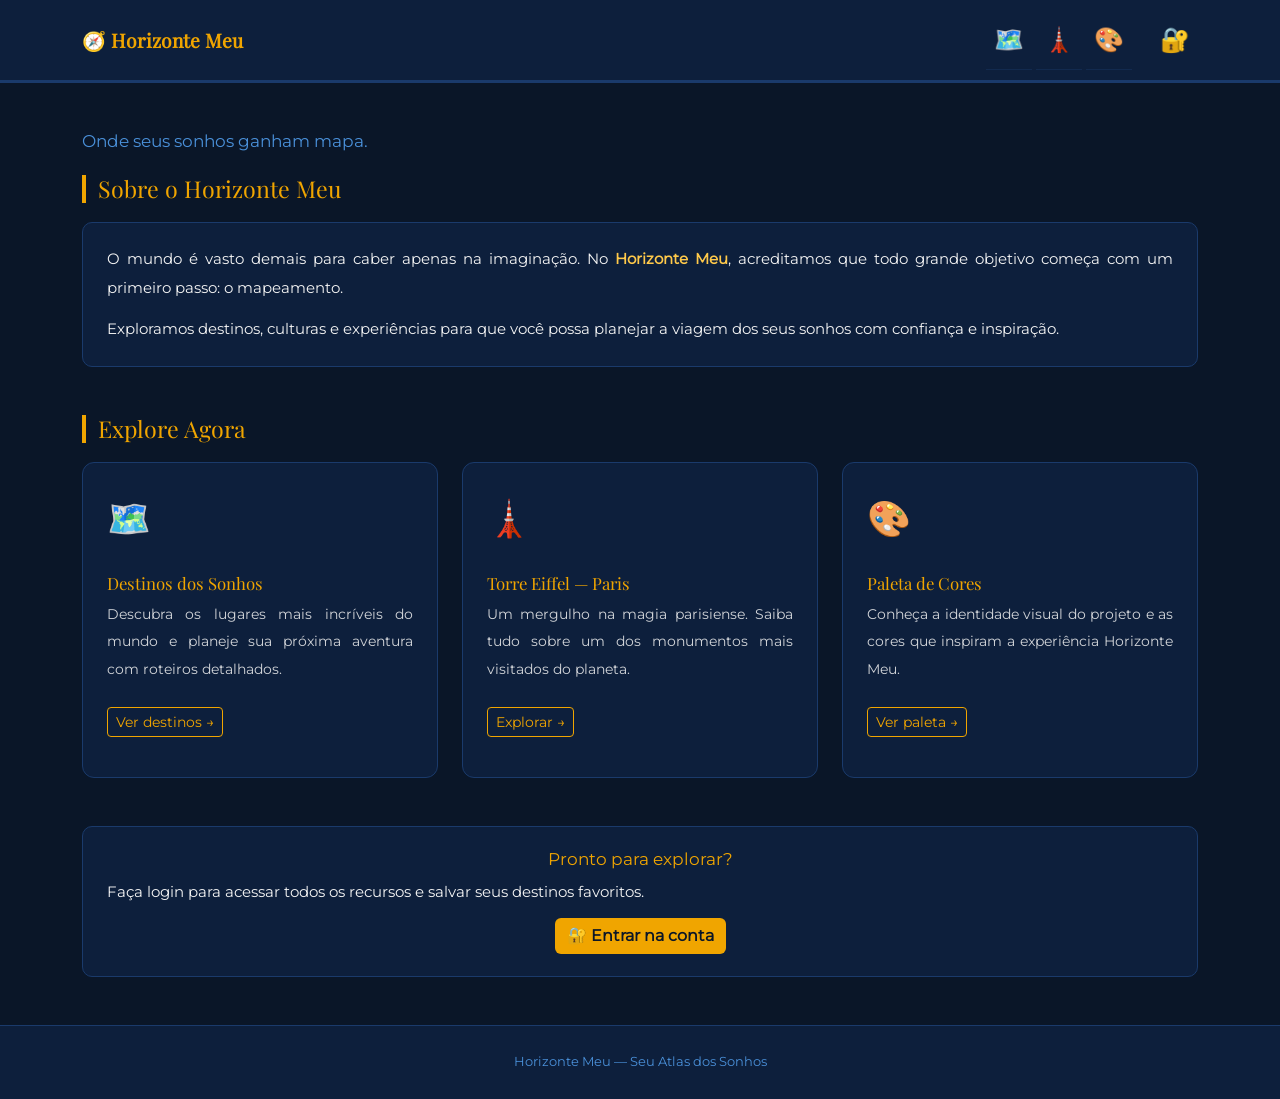
<file: index.html>
<!DOCTYPE html>
<html lang="pt-br">
<head>
    <meta charset="UTF-8">
    <meta name="viewport" content="width=device-width, initial-scale=1.0">
    <title>Horizonte Meu</title>

    <!--Adicionando o favicon -->
    <link rel="shortcut icon" href="infraestructure/assets/images/favicon.ico" 
    type="images/x-icon">

    <!-- Bootstrap 5 CDN -->
    <link href="https://cdn.jsdelivr.net/npm/bootstrap@5.3.0/dist/css/bootstrap.min.css" rel="stylesheet">
    <!-- Bootstrap Icons -->
    <link href="https://cdn.jsdelivr.net/npm/bootstrap-icons@1.11.0/font/bootstrap-icons.css" rel="stylesheet">

        <!--Css-->
    <link rel="stylesheet" href="infraestructure/assets/css/style.css">
</head>
<body>
   <!-- ===== NAVBAR (Bootstrap) ===== -->
    <nav class="navbar navbar-expand-lg navbar-custom">
        <div class="container">
            <a class="navbar-brand" href="#">🧭 Horizonte Meu</a>
 
            <!-- Botão hambúrguer para mobile -->
            <button class="navbar-toggler" type="button"
                data-bs-toggle="collapse" data-bs-target="#navMenu"
                aria-controls="navMenu" aria-expanded="false" aria-label="Abrir menu">
                <span class="navbar-toggler-icon"></span>
            </button>
 
            <div class="collapse navbar-collapse" id="navMenu">
                <ul class="navbar-nav ms-auto gap-1">
                    <li class="nav-item">
                        <a class="nav-link" href="infraestructure/pages/atividade03.html">
                            🗺️<span class="texto">Destinos (atv03)</span>
                        </a>
                    </li>
                    <li class="nav-item">
                        <a class="nav-link" href="infraestructure/pages/atividade04.html">
                            🗼<span class="texto">Torre Eiffel (atv04)</span>
                        </a>
                    </li>
                    <li class="nav-item">
                        <a class="nav-link" href="infraestructure/pages/atividade05.html">
                            🎨<span class="texto">Paleta de Cores</span>
                        </a>
                    </li>
                    <li class="nav-item ms-lg-3">
                        <a class="nav-link fw-bold" style="color: var(--dourado) !important;" href="usuario/pages/login.html">
                            🔐<span class="texto">Login</span>
                        </a>
                    </li>
                </ul>
            </div>
        </div>
    </nav>
 
 
 
    <!-- ===== CONTEÚDO PRINCIPAL ===== -->
    <main class="container my-5">
 
        <!-- Frase de abertura -->
        <section class="mb-4">
            <h3 style="color: var(--azul claro);">Onde seus sonhos ganham mapa.</h3>
        </section>
 
        <!-- Sobre o projeto -->
        <section class="mb-5">
            <h2 class="section-title">Sobre o Horizonte Meu</h2>
            <div class="article-box">
                <p>O mundo é vasto demais para caber apenas na imaginação. No <strong style="color: var(--dourado-claro);">Horizonte Meu</strong>, acreditamos que todo grande objetivo começa com um primeiro passo: o mapeamento.</p>
                <p>Exploramos destinos, culturas e experiências para que você possa planejar a viagem dos seus sonhos com confiança e inspiração.</p>
            </div>
        </section>
 
        <!-- Cards de destaque — Grid Bootstrap -->
        <section class="mb-5">
            <h2 class="section-title">Explore Agora</h2>
            <div class="row g-4">
 
                <!-- Card 1 -->
                <div class="col-12 col-md-6 col-lg-4">
                    <div class="card card-destino h-100 p-4">
                        <div class="card-icon">🗺️</div>
                        <div class="card-body px-0">
                            <h5 class="card-title">Destinos dos Sonhos</h5>
                            <p class="card-text">Descubra os lugares mais incríveis do mundo e planeje sua próxima aventura com roteiros detalhados.</p>
                            <a href="infraestructure/pages/atividade03.html" class="btn btn-outline-warning btn-sm mt-2">Ver destinos →</a>
                        </div>
                    </div>
                </div>
 
                <!-- Card 2 -->
                <div class="col-12 col-md-6 col-lg-4">
                    <div class="card card-destino h-100 p-4">
                        <div class="card-icon">🗼</div>
                        <div class="card-body px-0">
                            <h5 class="card-title">Torre Eiffel — Paris</h5>
                            <p class="card-text">Um mergulho na magia parisiense. Saiba tudo sobre um dos monumentos mais visitados do planeta.</p>
                            <a href="infraestructure/pages/atividade04.html" class="btn btn-outline-warning btn-sm mt-2">Explorar →</a>
                        </div>
                    </div>
                </div>
 
                <!-- Card 3 -->
                <div class="col-12 col-md-6 col-lg-4">
                    <div class="card card-destino h-100 p-4">
                        <div class="card-icon">🎨</div>
                        <div class="card-body px-0">
                            <h5 class="card-title">Paleta de Cores</h5>
                            <p class="card-text">Conheça a identidade visual do projeto e as cores que inspiram a experiência Horizonte Meu.</p>
                            <a href="infraestructure/pages/atividade05.html" class="btn btn-outline-warning btn-sm mt-2">Ver paleta →</a>
                        </div>
                    </div>
                </div>
 
            </div>
        </section>

        <!-- Faixa CTA -->
        <section class="mb-4">
            <div class="article-box text-center">
                <h3 style="color: var(--dourado);">Pronto para explorar?</h3>
                <p>Faça login para acessar todos os recursos e salvar seus destinos favoritos.</p>
                <a href="usuario/pages/login.html" class="btn btn-warning fw-bold">
                    🔐 Entrar na conta
                </a>
            </div>
        </section>
 
     </main>

     <!-- ===== FOOTER ===== -->
    <footer class="text-center py-4 mt-4">
        <p class="mb-0">Horizonte Meu — Seu Atlas dos Sonhos</p>
    </footer>
 
    <!-- Bootstrap JS -->
    <script src="https://cdn.jsdelivr.net/npm/bootstrap@5.3.0/dist/js/bootstrap.bundle.min.js"></script>
</body>
</html>
</file>
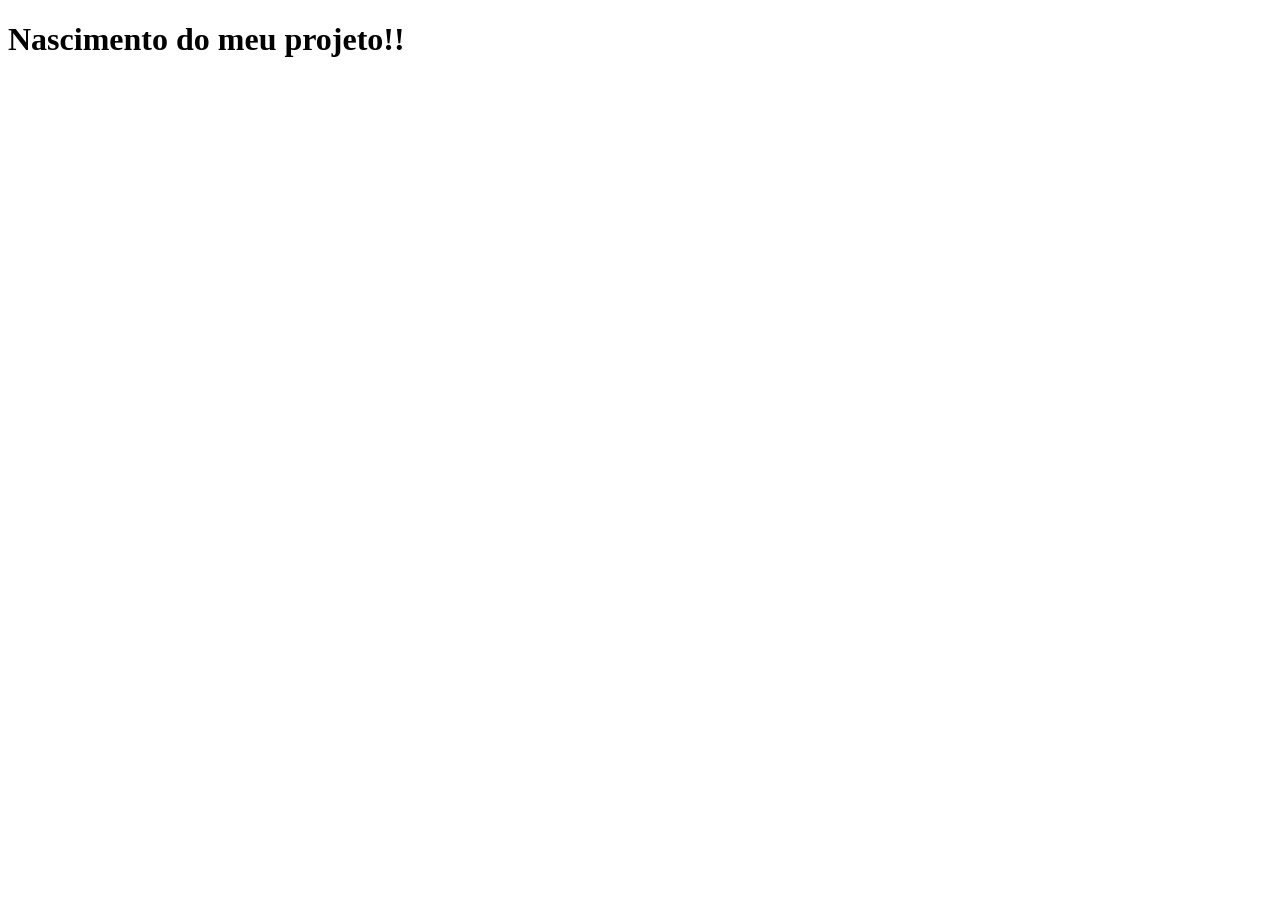
<file: inicio.html>
<!DOCTYPE html>
<html lang="pt-br">
<head>
    <meta charset="UTF-8">
    <meta name="viewport" content="width=device-width, initial-scale=1.0">
    <title>Horizonte Meu</title>

    <!--Adicionando o favicon -->
    <link rel="shortcut icon" href="image/favicon.ico" 
    type="image/favicon-icon">

</head>
<body>
    <h1>Nascimento do meu projeto!!</h1>
</body>
</html>
</file>
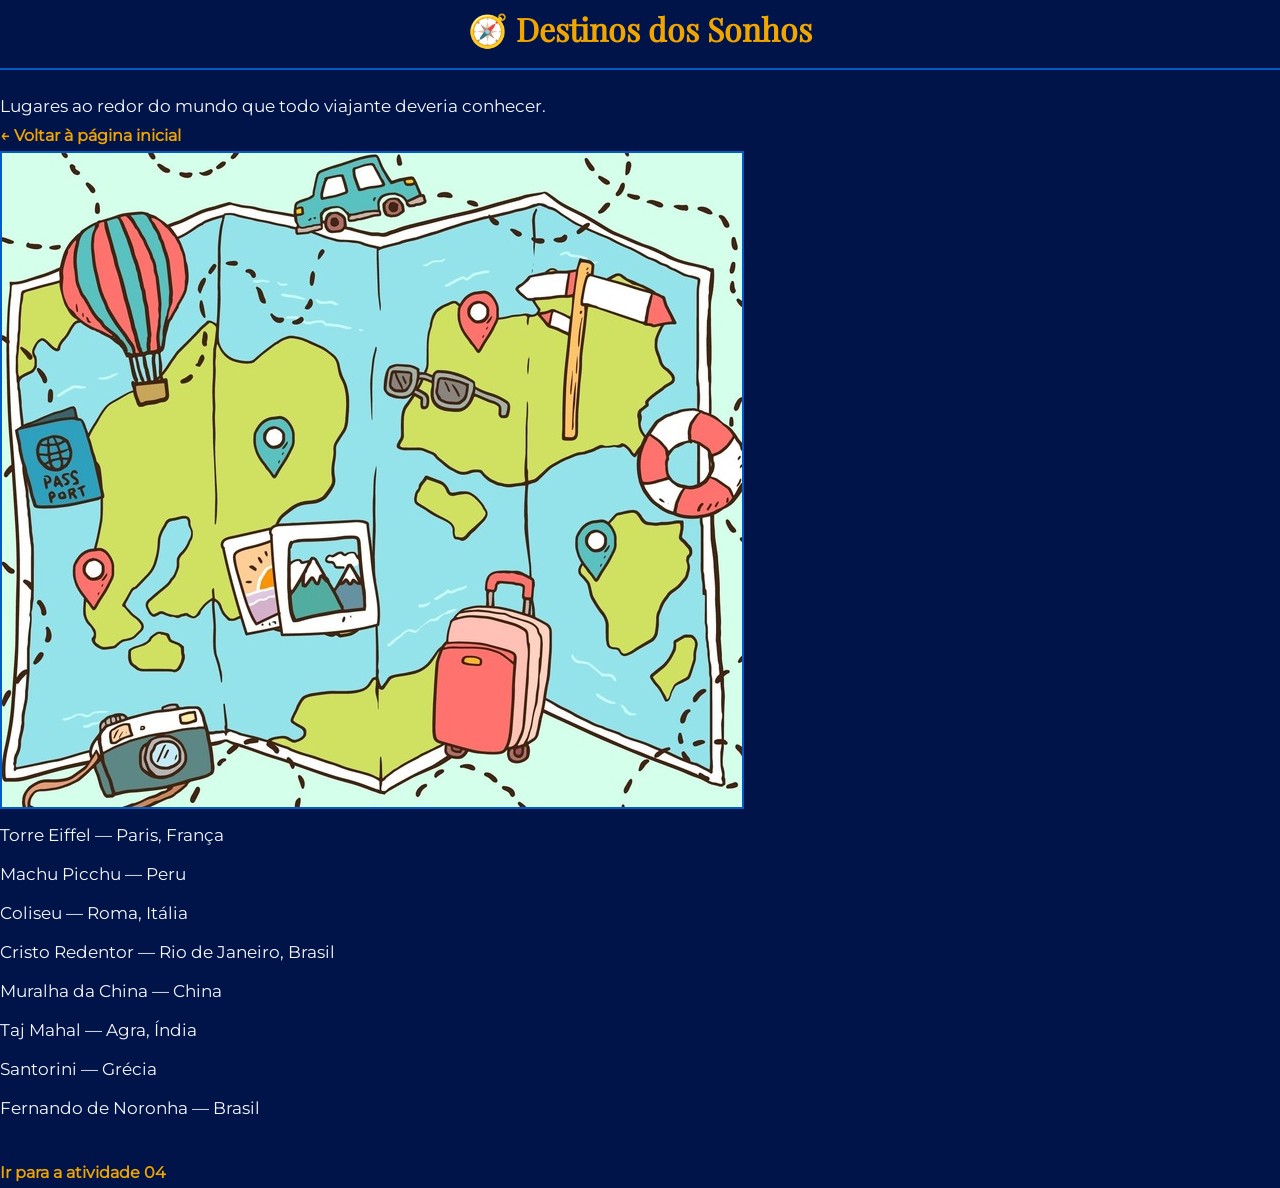
<file: pages/atividade03.html>
<!DOCTYPE html>
<html lang="pt-br">
<head>
    <meta charset="UTF-8">
    <meta name="viewport" content="width=device-width, initial-scale=1.0">
    <title>Horizonte Meu atv03</title>

    <!--Adicionando o favicon -->
    <link rel="shortcut icon" href="../assets/images/favicon.ico" 
    type="images/x-icon">

    <!--Css-->
    <link rel="stylesheet" href="../assets/css/style.css">
    <link rel="stylesheet" href="../assets/css/variables.css">

</head>
<body>
        <h1>🧭 Destinos dos Sonhos</h1>
        <p>Lugares ao redor do mundo que todo viajante deveria conhecer.</p>

            <a href="../index.html" hreflang="pt-br">← Voltar à página inicial</a>

            
            <br>

                <source media="(max-width: 1050px)" srcset="../assets/images/mapa.jpg" type="image/jpeg" />
                <img src="../assets/images/mapa.jpg" alt="Mapa de destino do mundo"/>
            </picture>
       
                <!-- Lista -->
                <ul>
                    <li>Torre Eiffel — Paris, França</li>
                    <li>Machu Picchu — Peru</li>
                    <li>Coliseu — Roma, Itália</li>
                    <li>Cristo Redentor — Rio de Janeiro, Brasil</li>
                    <li>Muralha da China — China</li>
                    <li>Taj Mahal — Agra, Índia</li>
                    <li>Santorini — Grécia</li>
                    <li>Fernando de Noronha — Brasil</li>
                </ul>
                
        <br>
        <a href="atividade04.html" hreflang="pt-br" target="_blank">Ir para a atividade 04</a>


</body>
</html>
</file>
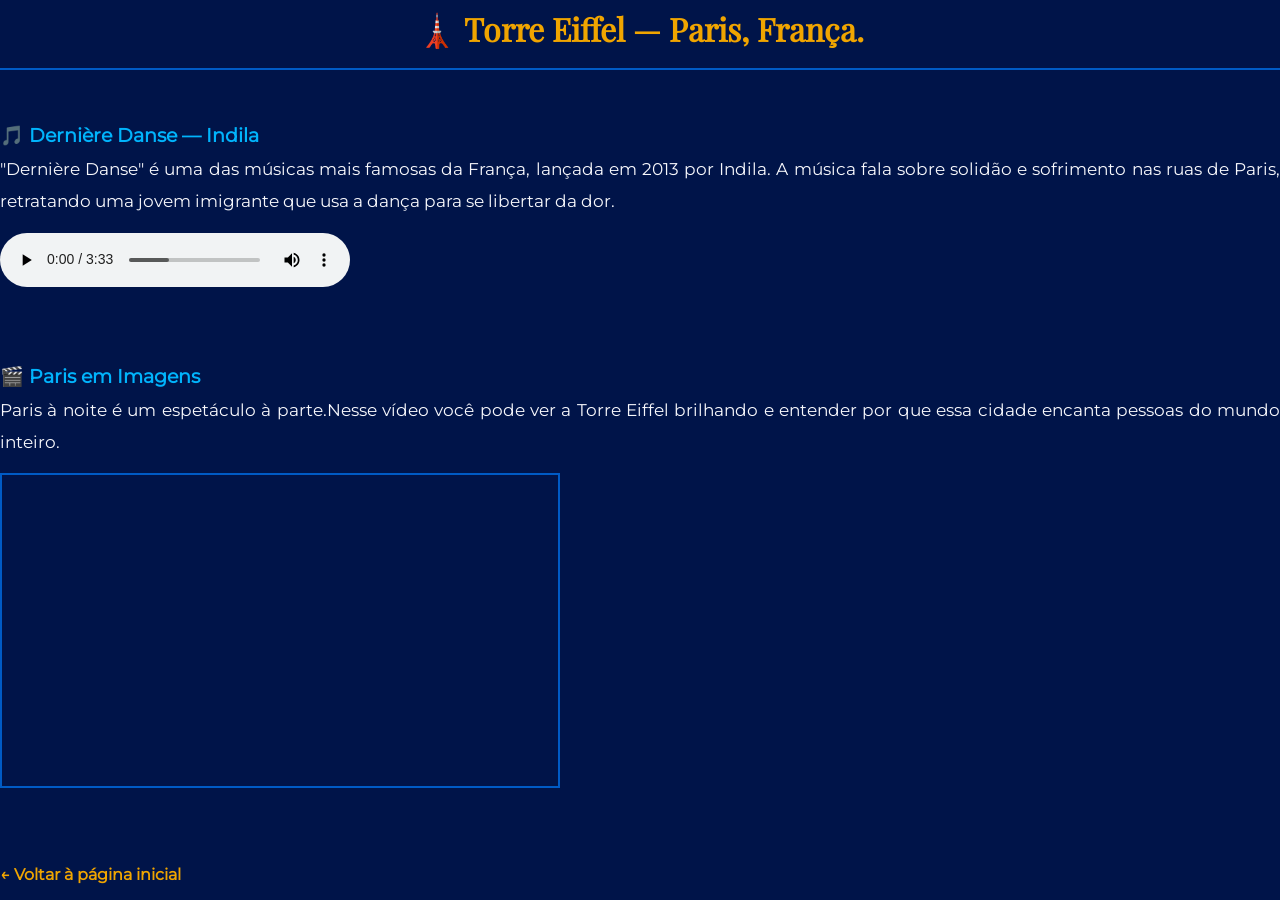
<file: pages/atividade04.html>
<!DOCTYPE html>
<html lang="pt-br">
<head>
    <meta charset="UTF-8">
    <meta name="viewport" content="width=device-width, initial-scale=1.0">
    <title>Horizonte Meu</title>

    <!--Adicionando o favicon -->
    <link rel="shortcut icon" href="../assets/images/favicon.ico" 
    type="images/x-icon">

    <!--Css-->
    <link rel="stylesheet" href="../assets/css/style.css">
    <link rel="stylesheet" href="../assets/css/variables.css">

</head>
<body>

        <h1>🗼 Torre Eiffel — Paris, França.</h1>
    
            <br>
 
                <h3>🎵 Dernière Danse — Indila</h3>
                <p>"Dernière Danse" é uma das músicas mais famosas da França, lançada em 2013 por Indila. A música fala sobre solidão e sofrimento nas ruas de Paris,
                    retratando uma jovem imigrante que usa a dança para se libertar da dor.</p>
 
                <audio preload="metadata" controls autoplay loop>
                    <source src="../assets/songs/Dernière danse - Indila.mp3" type="audio/mp3">
                    <source src="../assets/songs/Dernière-danse-Indila.ogg" type="audio/ogg">
                    <source src="../assets/songs/Dernière-danse-Indila.wav" type="audio/wav">
                    <p> Seu navegador não suporta áudio <a href="../assets/songs/Dernière danse - Indila.mp3"
                    download="Dernière-danse-Indila.mp3" type="audio/mp3">Clique aqui para baixar.</a></p>
                </audio>
            
            <br><br>
 
            <!--Video-->
                <h3>🎬 Paris em Imagens</h3>
                <p>Paris à noite é um espetáculo à parte.Nesse vídeo você pode ver a Torre Eiffel brilhando e entender por que essa cidade encanta
                    pessoas do mundo inteiro.</p>
 
                <iframe width="560" height="315" src="https://www.youtube.com/embed/ORfbeJHAifs?si=dNMbIvQheY3LF_3p" title="YouTube video player"
                    frameborder="0" allow="accelerometer; autoplay; clipboard-write; encrypted-media; gyroscope; picture-in-picture; web-share"
                    referrerpolicy="strict-origin-when-cross-origin" allowfullscreen>
                </iframe>
            
        <br><br>
        <!--Link da pagina principal-->
        <a href="../index.html" hreflang="pt-br">← Voltar à página inicial</a>    
      
</body>
</html>
</file>
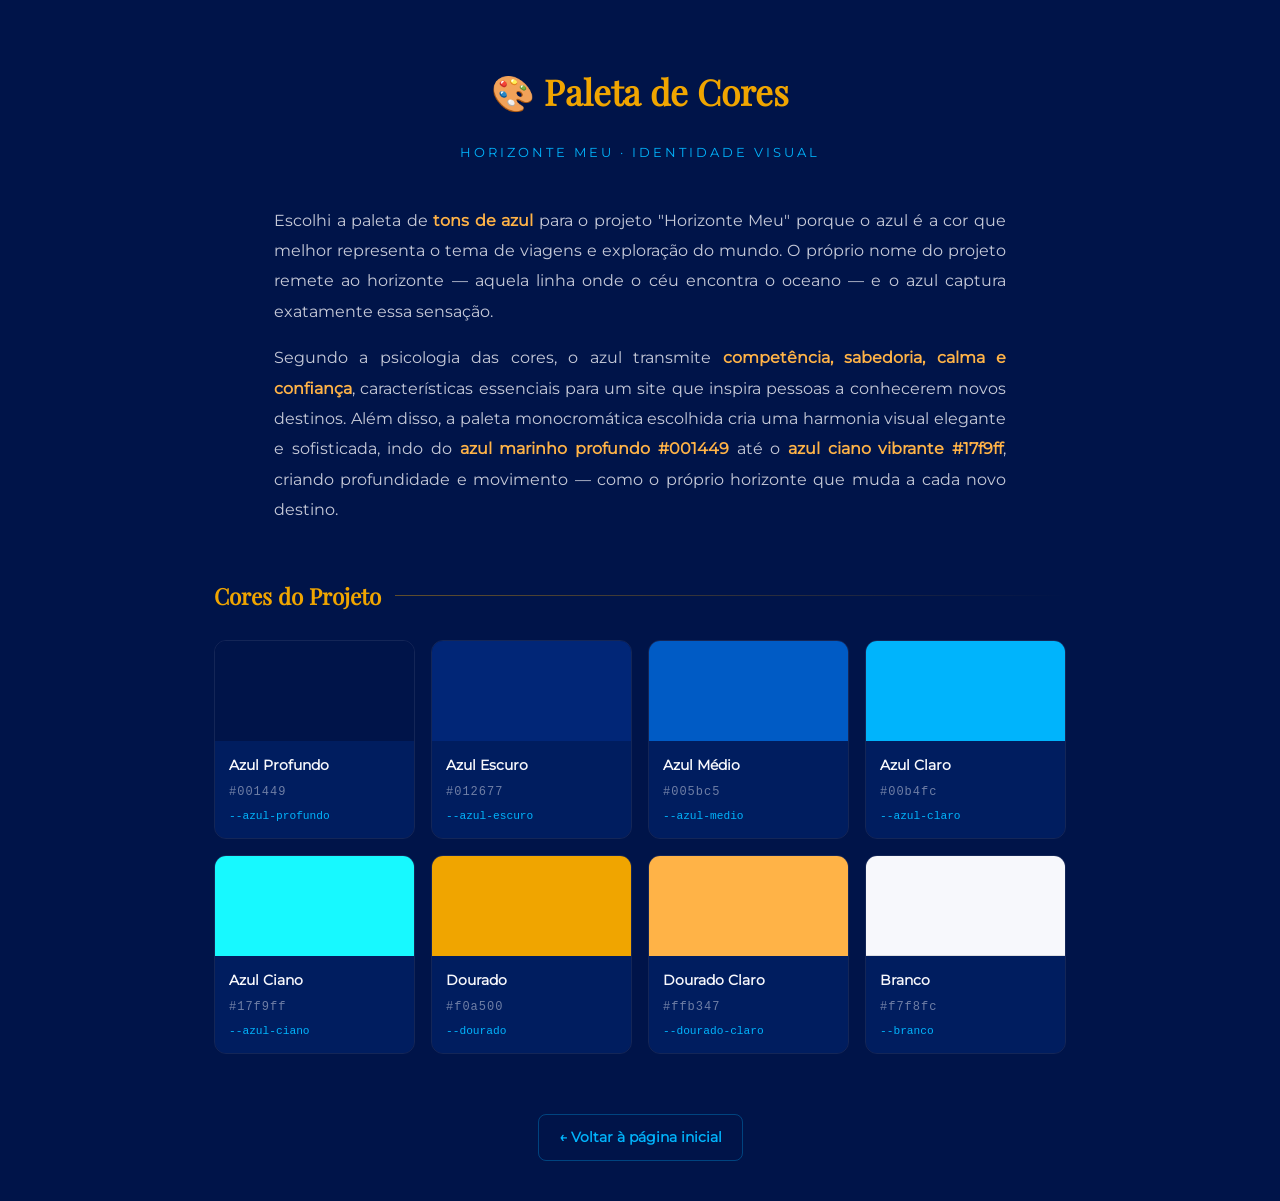
<file: pages/atividade05.html>
<!DOCTYPE html>
<html lang="pt-br">
<head>
    <meta charset="UTF-8">
    <meta name="viewport" content="width=device-width, initial-scale=1.0">
    <title>Horizonte Meu — Paleta de Cores</title>

    <!--favicon-->
    <link rel="shortcut icon" href="../assets/images/favicon.ico" type="image/x-icon">
   
    <!--css-->
    <link rel="stylesheet" href="../assets/css/variables.css">
    <link rel="stylesheet" href="../assets/css/style.css">

    <style>
        /* ===== HERO ===== */
        .hero {
            text-align: center;
            padding: 60px 20px 40px;
            animation: fadeDown 0.6s ease;
        }

        @keyframes fadeDown {
            from { opacity: 0; transform: translateY(-20px); }
            to   { opacity: 1; transform: translateY(0); }
        }

        .hero h1 {
            font-family: 'Playfair Display', serif;
            color: var(--dourado);
            font-size: 2.2rem;
            border-bottom: none;
            margin-bottom: 0;
        }

        .hero .subtitulo {
            color: var(--azul-claro);
            font-size: 0.8rem;
            letter-spacing: 3px;
            text-transform: uppercase;
            margin-top: 8px;
            margin-bottom: 0;
            text-align: center;
        }

        /* ===== TEXTO JUSTIFICATIVA ===== */
        .justificativa {
            max-width: 780px;
            margin: 0 auto 50px;
            padding: 0 24px;
            animation: fadeUp 0.7s ease 0.1s both;
        }

        @keyframes fadeUp {
            from { opacity: 0; transform: translateY(16px); }
            to   { opacity: 1; transform: translateY(0); }
        }

        .justificativa p {
            font-size: 1rem;
            line-height: 1.9;
            color: rgba(247, 248, 252, 0.8);
            margin-bottom: 16px;
        }

        .justificativa p:last-child { margin-bottom: 0; }

        /* destaque inline */
        .justificativa strong {
            color: var(--dourado-claro);
        }

        /* ===== TÍTULO SEÇÃO CORES ===== */
        .section-title {
            max-width: 900px;
            margin: 0 auto 24px;
            padding: 0 24px;
            display: flex;
            align-items: center;
            gap: 14px;
        }

        .section-title h3 {
            color: var(--dourado);
            font-family: 'Playfair Display', serif;
            font-size: 1.4rem;
            white-space: nowrap;
        }

        .section-title::after {
            content: '';
            flex: 1;
            height: 1px;
            background: linear-gradient(to right, rgba(240,165,0,0.4), transparent);
        }

        /* ===== GRID DE CORES ===== */
        .paleta-grid {
            display: grid;
            grid-template-columns: repeat(auto-fill, minmax(200px, 1fr));
            gap: 16px;
            max-width: 900px;
            margin: 0 auto 60px;
            padding: 0 24px;
            animation: fadeUp 0.7s ease 0.2s both;
        }

        .cor-card {
            border-radius: 12px;
            overflow: hidden;
            border: 1px solid rgba(255,255,255,0.08);
            transition: transform 0.25s, box-shadow 0.25s;
            cursor: default;
        }

        .cor-card:hover {
            transform: translateY(-6px);
            box-shadow: 0 16px 36px rgba(0,0,0,0.4);
        }

        .cor-amostra {
            height: 100px;
            width: 100%;
            position: relative;
        }

        /* indicador do hex ao hover */
        .cor-amostra::after {
            content: attr(data-hex);
            position: absolute;
            inset: 0;
            display: flex;
            align-items: center;
            justify-content: center;
            font-family: 'Montserrat', monospace;
            font-size: 0.85rem;
            font-weight: 700;
            letter-spacing: 1px;
            opacity: 0;
            background: rgba(0,0,0,0.35);
            transition: opacity 0.2s;
            color: #fff;
        }

        .cor-card:hover .cor-amostra::after { opacity: 1; }

        .cor-info {
            padding: 12px 14px;
            background: rgba(1, 38, 119, 0.5);
        }

        .cor-nome {
            font-size: 0.88rem;
            font-weight: 600;
            color: var(--branco);
            margin-bottom: 4px;
        }

        .cor-hex {
            font-size: 0.75rem;
            color: rgba(247,248,252,0.45);
            font-family: 'Courier New', monospace;
            letter-spacing: 1px;
        }

        /* variável CSS exibida */
        .cor-var {
            font-size: 0.7rem;
            color: var(--azul-claro);
            margin-top: 2px;
            font-family: 'Courier New', monospace;
        }

        /* ===== VOLTAR ===== */
        .voltar {
            display: flex;
            justify-content: center;
            margin-bottom: 40px;
        }

        .voltar a {
            color: var(--azul-claro);
            font-size: 0.88rem;
            text-decoration: none;
            display: flex;
            align-items: center;
            gap: 8px;
            padding: 10px 20px;
            border: 1px solid rgba(0,180,252,0.3);
            border-radius: 8px;
            transition: background 0.2s, border-color 0.2s, color 0.2s;
        }

        .voltar a:hover {
            background: rgba(0,180,252,0.1);
            border-color: var(--azul-claro);
            color: var(--branco);
            text-decoration: none;
        }

        /* ===== RESPONSIVE ===== */
        @media (max-width: 600px) {
            .paleta-grid { grid-template-columns: repeat(2, 1fr); }
            .hero h1 { font-size: 1.6rem; }
        }
    </style>
</head>
<body>

    <!-- HERO -->
    <div class="hero">
        <h1>🎨 Paleta de Cores</h1>
        <p class="subtitulo">Horizonte Meu · Identidade Visual</p>
    </div>

    <!-- JUSTIFICATIVA -->
    <div class="justificativa">
        <p>
            Escolhi a paleta de <strong>tons de azul</strong> para o projeto "Horizonte Meu" porque o azul é a cor
            que melhor representa o tema de viagens e exploração do mundo. O próprio nome do projeto remete
            ao horizonte — aquela linha onde o céu encontra o oceano — e o azul captura exatamente essa sensação.
        </p>
        <p>
            Segundo a psicologia das cores, o azul transmite <strong>competência, sabedoria, calma e confiança</strong>,
            características essenciais para um site que inspira pessoas a conhecerem novos destinos. Além disso,
            a paleta monocromática escolhida cria uma harmonia visual elegante e sofisticada, indo do
            <strong>azul marinho profundo #001449</strong> até o <strong>azul ciano vibrante #17f9ff</strong>,
            criando profundidade e movimento — como o próprio horizonte que muda a cada novo destino.
        </p>
    </div>

    <!-- TÍTULO SEÇÃO -->
    <div class="section-title">
        <h3>Cores do Projeto</h3>
    </div>

    <!-- GRID DE CORES -->
    <div class="paleta-grid">

        <div class="cor-card">
            <div class="cor-amostra" style="background:#001449;" data-hex="#001449"></div>
            <div class="cor-info">
                <div class="cor-nome">Azul Profundo</div>
                <div class="cor-hex">#001449</div>
                <div class="cor-var">--azul-profundo</div>
            </div>
        </div>

        <div class="cor-card">
            <div class="cor-amostra" style="background:#012677;" data-hex="#012677"></div>
            <div class="cor-info">
                <div class="cor-nome">Azul Escuro</div>
                <div class="cor-hex">#012677</div>
                <div class="cor-var">--azul-escuro</div>
            </div>
        </div>

        <div class="cor-card">
            <div class="cor-amostra" style="background:#005bc5;" data-hex="#005bc5"></div>
            <div class="cor-info">
                <div class="cor-nome">Azul Médio</div>
                <div class="cor-hex">#005bc5</div>
                <div class="cor-var">--azul-medio</div>
            </div>
        </div>

        <div class="cor-card">
            <div class="cor-amostra" style="background:#00b4fc;" data-hex="#00b4fc"></div>
            <div class="cor-info">
                <div class="cor-nome">Azul Claro</div>
                <div class="cor-hex">#00b4fc</div>
                <div class="cor-var">--azul-claro</div>
            </div>
        </div>

        <div class="cor-card">
            <div class="cor-amostra" style="background:#17f9ff;" data-hex="#17f9ff"></div>
            <div class="cor-info">
                <div class="cor-nome">Azul Ciano</div>
                <div class="cor-hex">#17f9ff</div>
                <div class="cor-var">--azul-ciano</div>
            </div>
        </div>

        <div class="cor-card">
            <div class="cor-amostra" style="background:#f0a500;" data-hex="#f0a500"></div>
            <div class="cor-info">
                <div class="cor-nome">Dourado</div>
                <div class="cor-hex">#f0a500</div>
                <div class="cor-var">--dourado</div>
            </div>
        </div>

        <div class="cor-card">
            <div class="cor-amostra" style="background:#ffb347;" data-hex="#ffb347"></div>
            <div class="cor-info">
                <div class="cor-nome">Dourado Claro</div>
                <div class="cor-hex">#ffb347</div>
                <div class="cor-var">--dourado-claro</div>
            </div>
        </div>

        <div class="cor-card">
            <div class="cor-amostra" style="background:#f7f8fc; border-bottom: 1px solid rgba(0,0,0,0.1);" data-hex="#f7f8fc"></div>
            <div class="cor-info">
                <div class="cor-nome">Branco</div>
                <div class="cor-hex">#f7f8fc</div>
                <div class="cor-var">--branco</div>
            </div>
        </div>

    </div>

    <!-- VOLTAR -->
    <div class="voltar">
        <a href="../index.html">← Voltar à página inicial</a>
    </div>

</body>
</html>
</file>
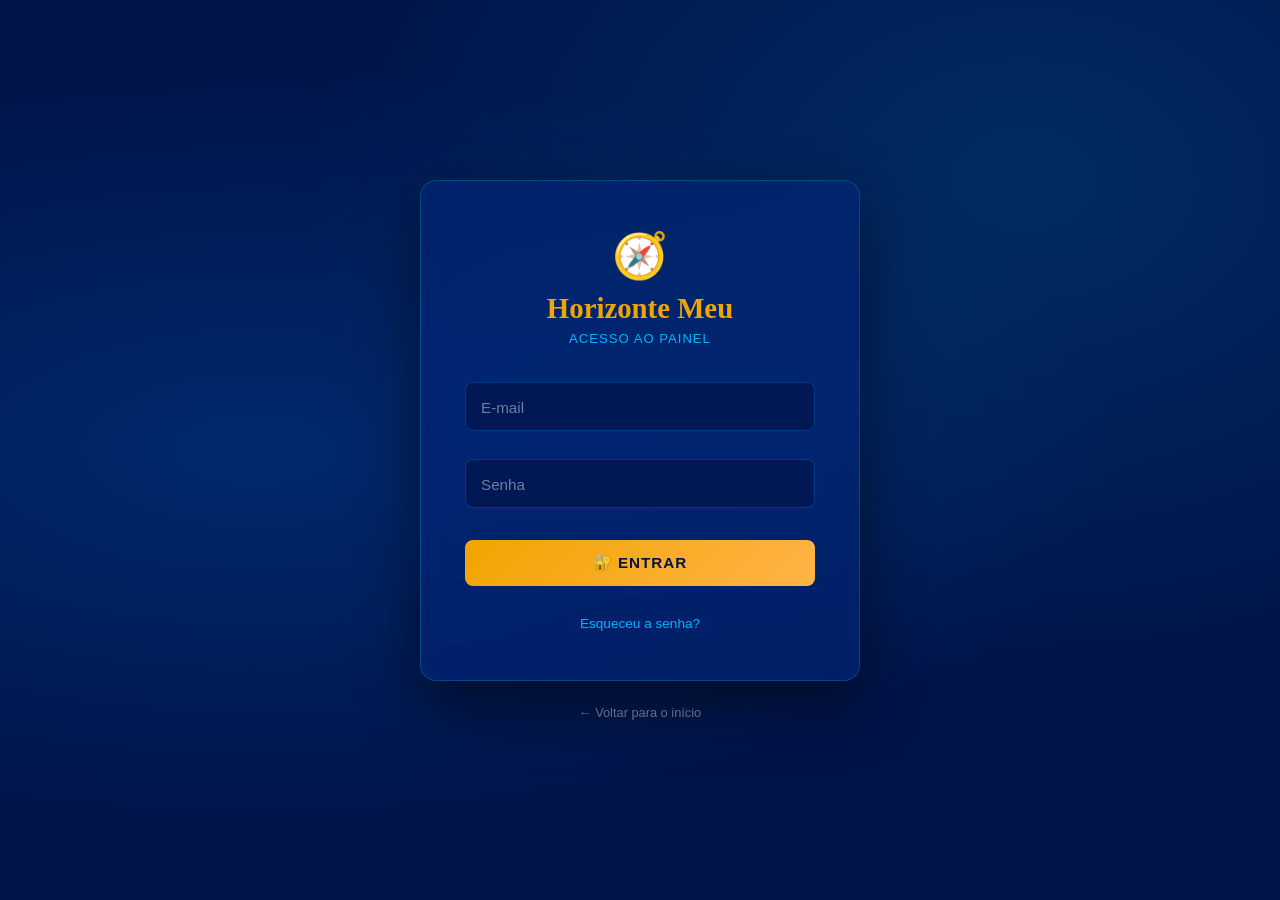
<file: pages/login.html>
<!DOCTYPE html>
<html lang="pt-br">
<head>
    <meta charset="UTF-8">
    <meta name="viewport" content="width=device-width, initial-scale=1.0">
    <title>Horizonte Meu</title>

    
    <!--Adicionando o favicon -->
    <link rel="shortcut icon" href="../assets/images/favicon.ico" 
    type="images/x-icon">

    <!--Css-->
    <link rel="stylesheet" href="../assets/css/variables.css">
    <link rel="stylesheet" href="../assets/css/login.css">

</head>
<body>
    
    <div class="login-card">
        <div class="login-logo">
            <span class="icon">🧭</span>
            <h1>Horizonte Meu</h1>
            <p>Acesso ao painel</p>
        </div>

        <form id="form-login" novalidate>

             <div class="form-group">
                <input type="email" id="email" name="email" placeholder=" " required autocomplete="email" title="Digite um e-mail válido">
                <label for="email">E-mail</label>
                <span class="error-msg">Por favor, insira um e-mail válido.</span>
            </div>
 
            <div class="form-group">
                <input type="password" id="senha" name="senha" placeholder=" " required minlength="6" pattern=".{6,}" title="A senha deve ter no mínimo 6 caracteres">
                <label for="senha">Senha</label>
                <span class="error-msg">A senha deve ter pelo menos 6 caracteres.</span>
            </div>
 
            <button type="submit" class="btn-login">🔐 Entrar</button>
            <div id="msg-erro">⚠️ Preencha todos os campos corretamente.</div>
        </form>
 
        <div class="login-footer">
            <a href="#">Esqueceu a senha?</a>
        </div>
    </div>
 
    <a href="../index.html" class="back-link">← Voltar para o início</a>

    </div>

    <script>
        const form = document.getElementById('form-login');
        const msgErro = document.getElementById('msg-erro');

        //captura o evento de envio(clique no botão ou enter)
        form.addEventListener('submit', function(e) {
            // Impede que a página recarregue ao enviar o formulário
            e.preventDefault();

            const email = document.getElementById('email');
            const senha = document.getElementById('senha');

            //verifica se os campos seguem as regra do HTML
            if (!email.checkValidity() || !senha.checkValidity()) {
        // Mostra a mensagem de erro caso algo esteja inválido
        msgErro.style.display = 'block';
        
        // Coloca o cursor no campo que precisa de atenção
        if (!email.checkValidity()) email.focus();
            else senha.focus();
            } else {
                // Se tudo estiver certo, esconde o erro e redireciona para a página admin
                msgErro.style.display = 'none';
                window.location.href = 'painel-admin.html';
            }
        });

        // Seleciona todos os inputs e limpa o erro assim que o usuário volta a digitar
        document.querySelectorAll('input').forEach(input => {
            input.addEventListener('input', () => { 
                msgErro.style.display = 'none'; 
            });
        });
    </script>
</body>
</html>
</file>
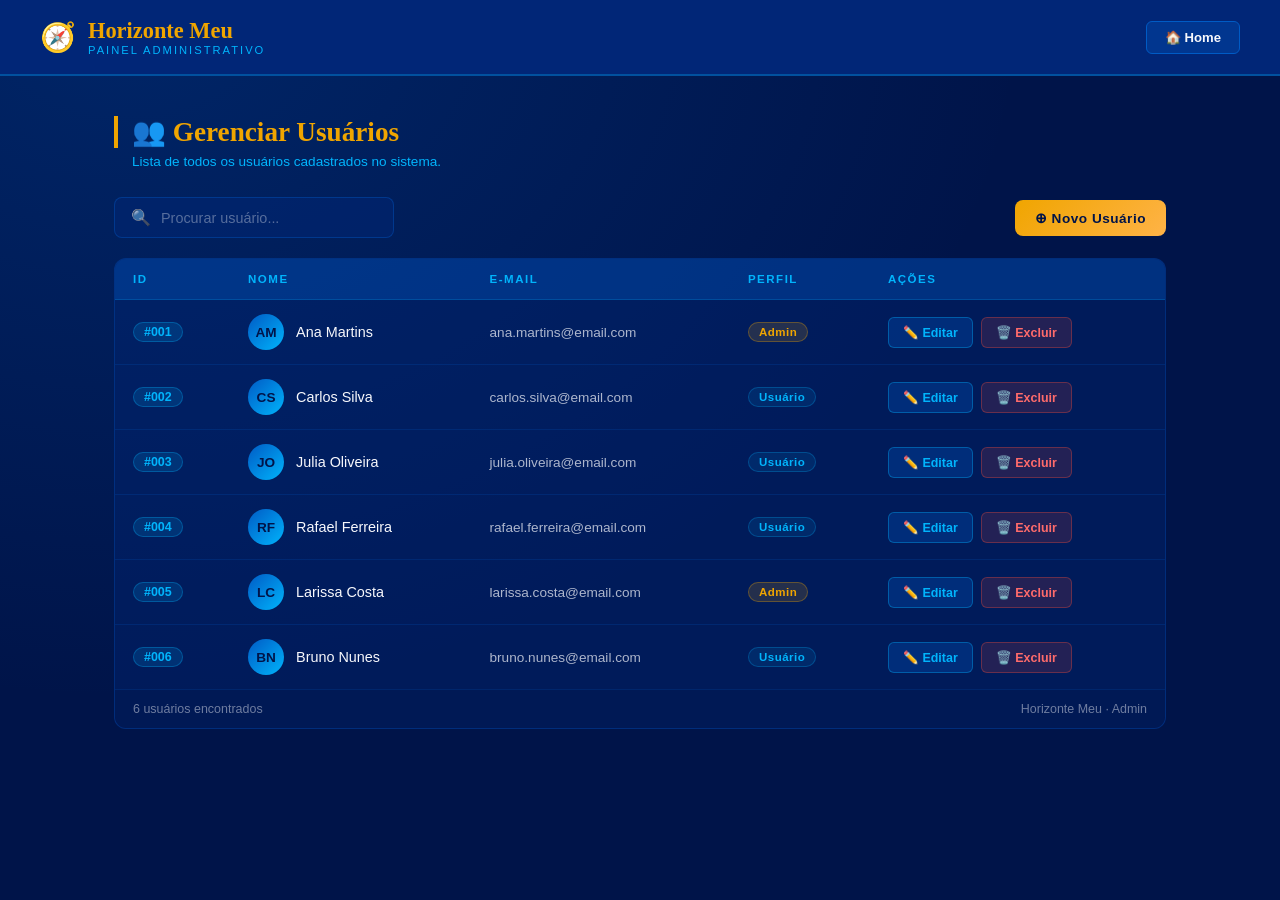
<file: pages/painel-admin.html>
<!DOCTYPE html>
<html lang="en">
<head>
    <meta charset="UTF-8">
    <meta name="viewport" content="width=device-width, initial-scale=1.0">
    <title>Horizonte Meu</title>

    <!--favicon-->
    <link rel="shortcut icon" href="../assets/images/favicon.ico" type="image/x-icon">

    <!--css-->
    <link rel="stylesheet" href="../assets/css/variables.css">
    <link rel="stylesheet" href="../assets/css/admin.css">

</head>
<body>
    
   <!-- HEADER -->
    <header>
        <div class="header-brand">
            <span>🧭</span>
            <div>
                <h1>Horizonte Meu</h1>
                <small>Painel Administrativo</small>
            </div>
        </div>
        <div class="header-actions">
            <a href="../index.html" class="btn-home">🏠 Home</a>
        </div>
    </header>
 
    <!-- MAIN -->
    <main>
        <div class="page-title">
            <h2>👥 Gerenciar Usuários</h2>
            <p>Lista de todos os usuários cadastrados no sistema.</p>
        </div>
 
        <!-- TOOLBAR -->
        <div class="toolbar">
            <div class="search-box">
                <span>🔍</span>
                <input type="text" id="busca" placeholder="Procurar usuário..." oninput="filtrarTabela()">
            </div>
            <button class="btn-add" onclick="alert('Funcionalidade de cadastro em desenvolvimento!')">
                ⊕ Novo Usuário
            </button>
        </div>
 
        <!-- TABELA -->
        <div class="table-wrapper">
            <table id="tabela-usuarios">
                <thead>
                    <tr>
                        <th>ID</th>
                        <th>Nome</th>
                        <th>E-mail</th>
                        <th>Perfil</th>
                        <th>Ações</th>
                    </tr>
                </thead>
                <tbody>
                    <tr data-id="1">
                        <td><span class="id-badge">#001</span></td>
                        <td>
                            <div class="user-cell">
                                <div class="avatar">AM</div>
                                Ana Martins
                            </div>
                        </td>
                        <td class="email-cell">ana.martins@email.com</td>
                        <td><span class="role-badge role-admin">Admin</span></td>
                        <td>
                            <div class="acoes">
                                <button class="btn-editar" onclick="alert('Editar usuário: Ana Martins')">✏️ Editar</button>
                                <button class="btn-excluir" onclick="abrirModal(1, 'Ana Martins')">🗑️ Excluir</button>
                            </div>
                        </td>
                    </tr>
                    <tr data-id="2">
                        <td><span class="id-badge">#002</span></td>
                        <td>
                            <div class="user-cell">
                                <div class="avatar">CS</div>
                                Carlos Silva
                            </div>
                        </td>
                        <td class="email-cell">carlos.silva@email.com</td>
                        <td><span class="role-badge role-user">Usuário</span></td>
                        <td>
                            <div class="acoes">
                                <button class="btn-editar" onclick="alert('Editar usuário: Carlos Silva')">✏️ Editar</button>
                                <button class="btn-excluir" onclick="abrirModal(2, 'Carlos Silva')">🗑️ Excluir</button>
                            </div>
                        </td>
                    </tr>
                    <tr data-id="3">
                        <td><span class="id-badge">#003</span></td>
                        <td>
                            <div class="user-cell">
                                <div class="avatar">JO</div>
                                Julia Oliveira
                            </div>
                        </td>
                        <td class="email-cell">julia.oliveira@email.com</td>
                        <td><span class="role-badge role-user">Usuário</span></td>
                        <td>
                            <div class="acoes">
                                <button class="btn-editar" onclick="alert('Editar usuário: Julia Oliveira')">✏️ Editar</button>
                                <button class="btn-excluir" onclick="abrirModal(3, 'Julia Oliveira')">🗑️ Excluir</button>
                            </div>
                        </td>
                    </tr>
                    <tr data-id="4">
                        <td><span class="id-badge">#004</span></td>
                        <td>
                            <div class="user-cell">
                                <div class="avatar">RF</div>
                                Rafael Ferreira
                            </div>
                        </td>
                        <td class="email-cell">rafael.ferreira@email.com</td>
                        <td><span class="role-badge role-user">Usuário</span></td>
                        <td>
                            <div class="acoes">
                                <button class="btn-editar" onclick="alert('Editar usuário: Rafael Ferreira')">✏️ Editar</button>
                                <button class="btn-excluir" onclick="abrirModal(4, 'Rafael Ferreira')">🗑️ Excluir</button>
                            </div>
                        </td>
                    </tr>
                    <tr data-id="5">
                        <td><span class="id-badge">#005</span></td>
                        <td>
                            <div class="user-cell">
                                <div class="avatar">LC</div>
                                Larissa Costa
                            </div>
                        </td>
                        <td class="email-cell">larissa.costa@email.com</td>
                        <td><span class="role-badge role-admin">Admin</span></td>
                        <td>
                            <div class="acoes">
                                <button class="btn-editar" onclick="alert('Editar usuário: Larissa Costa')">✏️ Editar</button>
                                <button class="btn-excluir" onclick="abrirModal(5, 'Larissa Costa')">🗑️ Excluir</button>
                            </div>
                        </td>
                    </tr>
                    <tr data-id="6">
                        <td><span class="id-badge">#006</span></td>
                        <td>
                            <div class="user-cell">
                                <div class="avatar">BN</div>
                                Bruno Nunes
                            </div>
                        </td>
                        <td class="email-cell">bruno.nunes@email.com</td>
                        <td><span class="role-badge role-user">Usuário</span></td>
                        <td>
                            <div class="acoes">
                                <button class="btn-editar" onclick="alert('Editar usuário: Bruno Nunes')">✏️ Editar</button>
                                <button class="btn-excluir" onclick="abrirModal(6, 'Bruno Nunes')">🗑️ Excluir</button>
                            </div>
                        </td>
                    </tr>
                </tbody>
            </table>
            <div class="table-footer">
                <span id="contador">6 usuários encontrados</span>
                <span>Horizonte Meu · Admin</span>
            </div>
        </div>
    </main>
 
    <!-- MODAL DE CONFIRMAÇÃO DE EXCLUSÃO -->
    <div class="modal-overlay" id="modal-excluir">
        <div class="modal">
            <div class="modal-icon">⚠️</div>
            <h3>Confirmar exclusão</h3>
            <p id="modal-msg">Tem certeza que deseja excluir este usuário? Esta ação não pode ser desfeita.</p>
            <div class="modal-btns">
                <button class="btn-cancelar" onclick="fecharModal()">Cancelar</button>
                <button class="btn-confirmar-excluir" onclick="confirmarExclusao()">Excluir</button>
            </div>
        </div>
    </div>

    <script>
        // Variável global para armazenar temporariamente o ID de quem será deletado
        let idParaExcluir = null;

        // Prepara o modal com as informações do item selecionado
        function abrirModal(id, nome) {
            idParaExcluir = id;
            // Altera o texto do modal dinamicamente com o nome do usuário
            document.getElementById('modal-msg').textContent =
                `Tem certeza que deseja excluir "${nome}"? Esta ação não pode ser desfeita.`;
            // Adiciona a classe CSS que torna o modal visível
            document.getElementById('modal-excluir').classList.add('open');
        }

        // Limpa a variável de ID e esconde o modal
        function fecharModal() {
            idParaExcluir = null;
            document.getElementById('modal-excluir').classList.remove('open');
        }

        // Executa a "exclusão" visual do item
        function confirmarExclusao() {
            if (idParaExcluir !== null) {
                // Procura a linha da tabela (tr) que tem o atributo data-id correspondente
                const linha = document.querySelector(`tr[data-id="${idParaExcluir}"]`);
                if (linha) {
                    // Em vez de deletar o HTML, adiciona uma classe (provavelmente para dar um efeito de sumir)
                    linha.classList.add('excluido');
                }
                atualizarContador(); // Recontagem de itens ativos
                fecharModal();       // Fecha a janela após excluir
            }
        }

        // Fecha o modal se o usuário clicar no fundo escuro (fora da caixa branca)
        document.getElementById('modal-excluir').addEventListener('click', function (e) {
            if (e.target === this) fecharModal();
        });

        // Lógica da barra de pesquisa
        function filtrarTabela() {
            const termo = document.getElementById('busca').value.toLowerCase();
            // Seleciona apenas as linhas que ainda não foram marcadas como excluídas
            const linhas = document.querySelectorAll('#tabela-usuarios tbody tr:not(.excluido)');
            
            linhas.forEach(tr => {
                const texto = tr.textContent.toLowerCase();
                // Se o termo digitado existir no texto da linha, ela continua visível
                if (texto.includes(termo)) {
                    tr.style.display = '';
                } else {
                    tr.style.display = 'none'; // Caso contrário, esconde a linha
                }
            });

            atualizarContador();
        }

        // Atualiza o texto que mostra a quantidade de registros na tela
        function atualizarContador() {
            // Conta apenas as linhas que não têm a classe 'excluido'
            const total = document.querySelectorAll('#tabela-usuarios tbody tr:not(.excluido)').length;
            // Ajusta o plural da frase (ex: "1 usuário encontrado" vs "2 usuários encontrados")
            document.getElementById('contador').textContent = 
                `${total} usuário${total !== 1 ? 's' : ''} encontrado${total !== 1 ? 's' : ''}`;
        }
    </script>

</body>
</html>
</file>
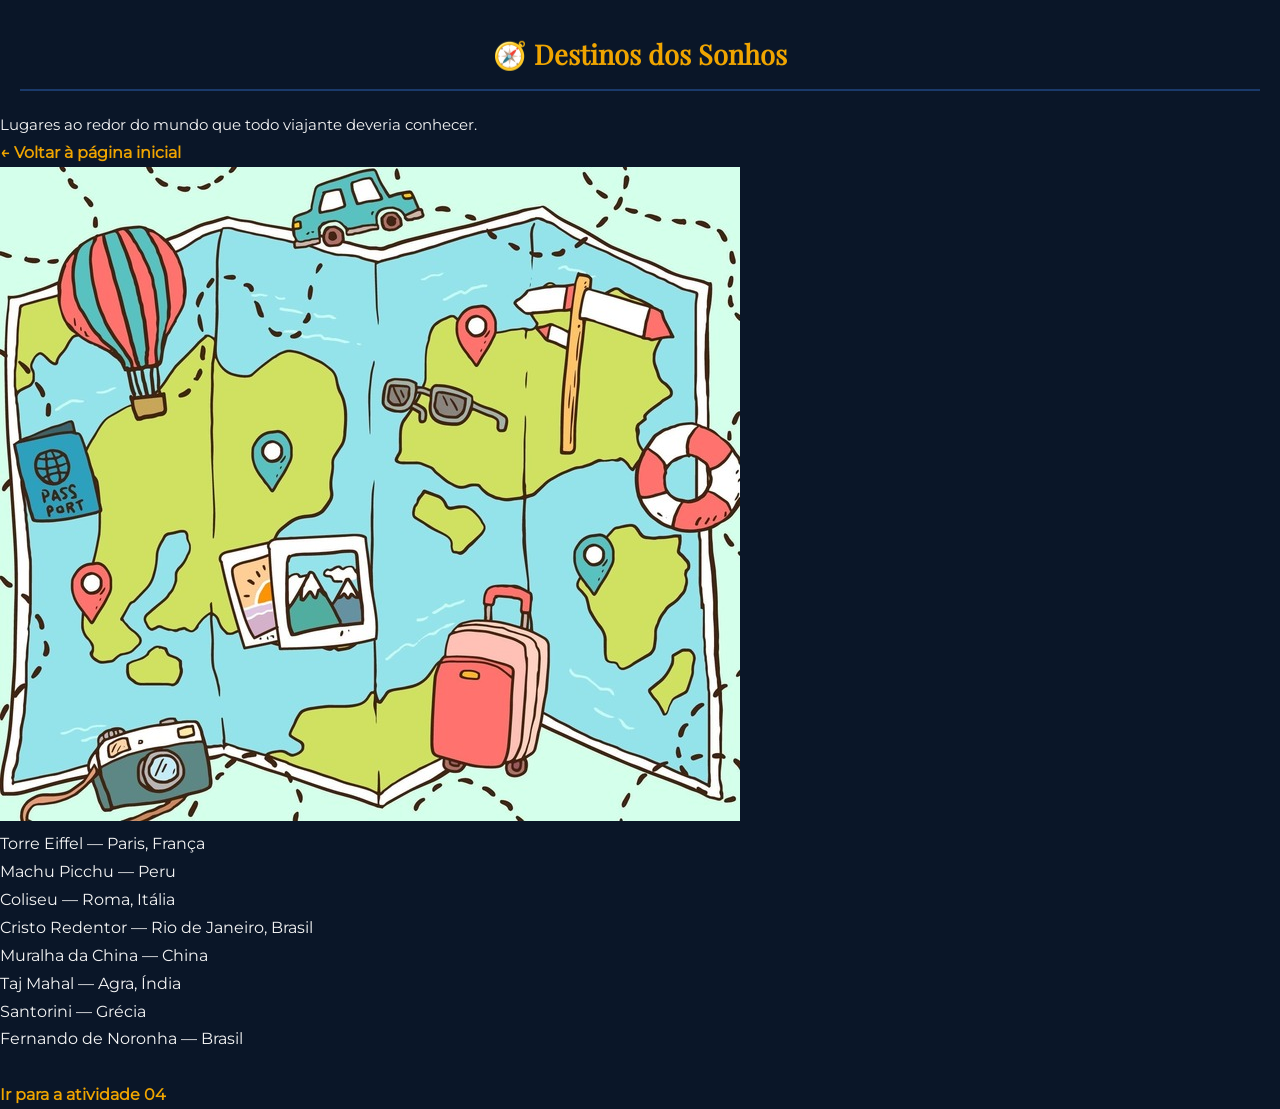
<file: infraestructure/pages/atividade03.html>
<!DOCTYPE html>
<html lang="pt-br">
<head>
    <meta charset="UTF-8">
    <meta name="viewport" content="width=device-width, initial-scale=1.0">
    <title>Horizonte Meu atv03</title>

    <!--favicon-->
    <link rel="shortcut icon" href="../assets/images/favicon.ico" type="image/x-icon">

    <!--css-->
    <link rel="stylesheet" href="../assets/css/variables.css">
    <link rel="stylesheet" href="../assets/css/style.css">

</head>
<body>
        <h1>🧭 Destinos dos Sonhos</h1>
        <p>Lugares ao redor do mundo que todo viajante deveria conhecer.</p>

            <a href="../../index.html" hreflang="pt-br">← Voltar à página inicial</a>

            <br>

            <picture>
                <source media="(max-width: 1050px)" srcset="../assets/images/mapa.jpg" type="image/jpeg" />
                <img src="../assets/images/mapa.jpg" alt="Mapa de destino do mundo"/>
            </picture>
       
                <!-- Lista -->
                <ul>
                    <li>Torre Eiffel — Paris, França</li>
                    <li>Machu Picchu — Peru</li>
                    <li>Coliseu — Roma, Itália</li>
                    <li>Cristo Redentor — Rio de Janeiro, Brasil</li>
                    <li>Muralha da China — China</li>
                    <li>Taj Mahal — Agra, Índia</li>
                    <li>Santorini — Grécia</li>
                    <li>Fernando de Noronha — Brasil</li>
                </ul>
                
        <br>
        <a href="atividade04.html" hreflang="pt-br" target="_blank">Ir para a atividade 04</a>

</body>
</html>
</file>
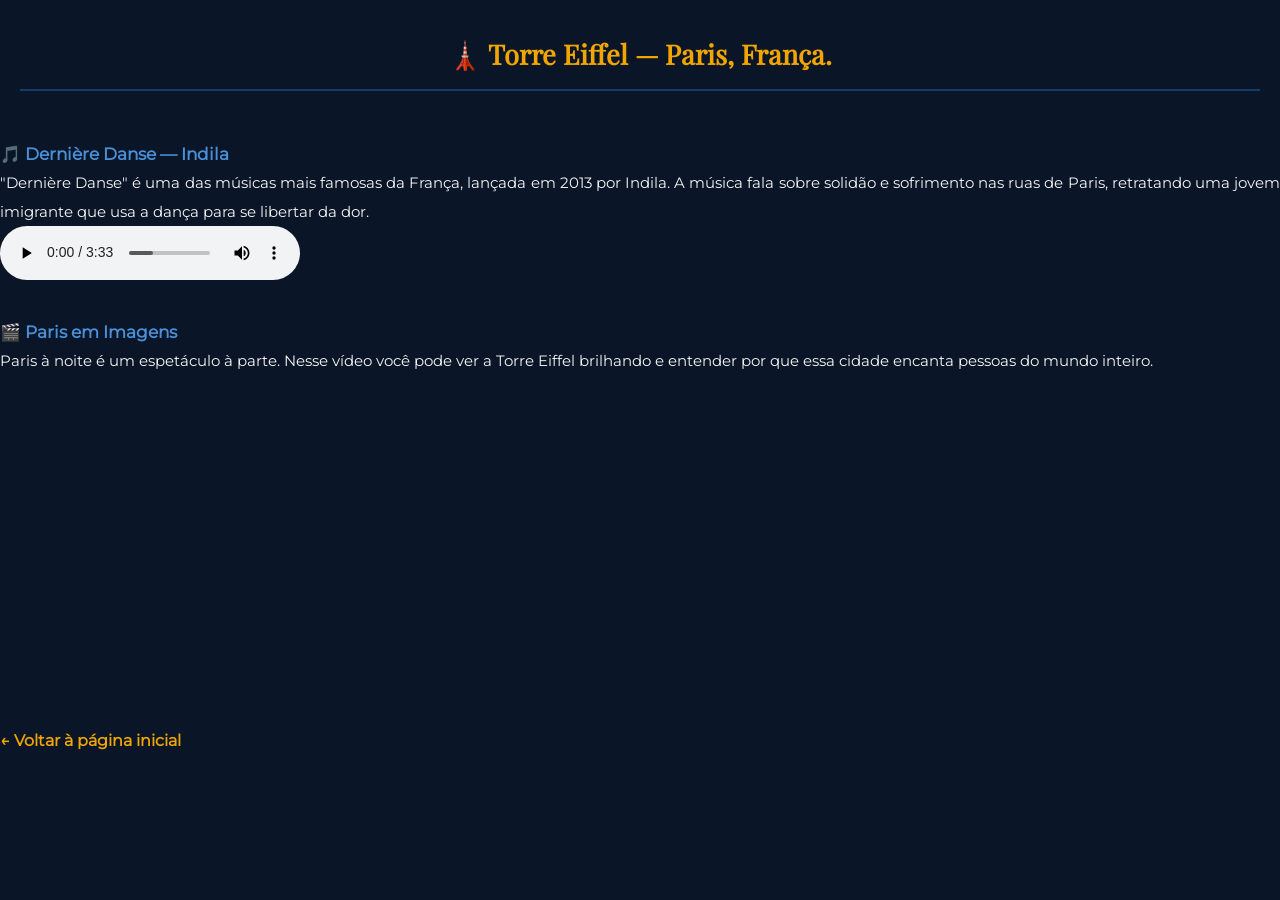
<file: infraestructure/pages/atividade04.html>
<!DOCTYPE html>
<html lang="pt-br">
<head>
    <meta charset="UTF-8">
    <meta name="viewport" content="width=device-width, initial-scale=1.0">
    <title>Horizonte Meu — Torre Eiffel</title>

    <!--favicon-->
    <link rel="shortcut icon" href="../assets/images/favicon.ico" type="image/x-icon">

    <!--css-->
    <link rel="stylesheet" href="../assets/css/variables.css">
    <link rel="stylesheet" href="../assets/css/style.css">

</head>
<body>

        <h1>🗼 Torre Eiffel — Paris, França.</h1>
    
            <br>
 
                <h3>🎵 Dernière Danse — Indila</h3>
                <p>"Dernière Danse" é uma das músicas mais famosas da França, lançada em 2013 por Indila. A música fala sobre solidão e sofrimento nas ruas de Paris,
                    retratando uma jovem imigrante que usa a dança para se libertar da dor.</p>
 
                <audio preload="metadata" controls autoplay loop>
                    <source src="../assets/songs/Dernière danse - Indila.mp3" type="audio/mp3">
                    <source src="../assets/songs/Dernière-danse-Indila.ogg" type="audio/ogg">
                    <source src="../assets/songs/Dernière-danse-Indila.wav" type="audio/wav">
                    <p>Seu navegador não suporta áudio <a href="../assets/songs/Dernière danse - Indila.mp3"
                    download="Dernière-danse-Indila.mp3" type="audio/mp3">Clique aqui para baixar.</a></p>
                </audio>
            
            <br><br>
 
            <!--Video-->
                <h3>🎬 Paris em Imagens</h3>
                <p>Paris à noite é um espetáculo à parte. Nesse vídeo você pode ver a Torre Eiffel brilhando e entender por que essa cidade encanta
                    pessoas do mundo inteiro.</p>
 
                <iframe width="560" height="315" src="https://www.youtube.com/embed/ORfbeJHAifs?si=dNMbIvQheY3LF_3p" title="YouTube video player"
                    frameborder="0" allow="accelerometer; autoplay; clipboard-write; encrypted-media; gyroscope; picture-in-picture; web-share"
                    referrerpolicy="strict-origin-when-cross-origin" allowfullscreen>
                </iframe>
            
        <br><br>
        <a href="../../index.html" hreflang="pt-br">← Voltar à página inicial</a>    
      
</body>
</html>
</file>
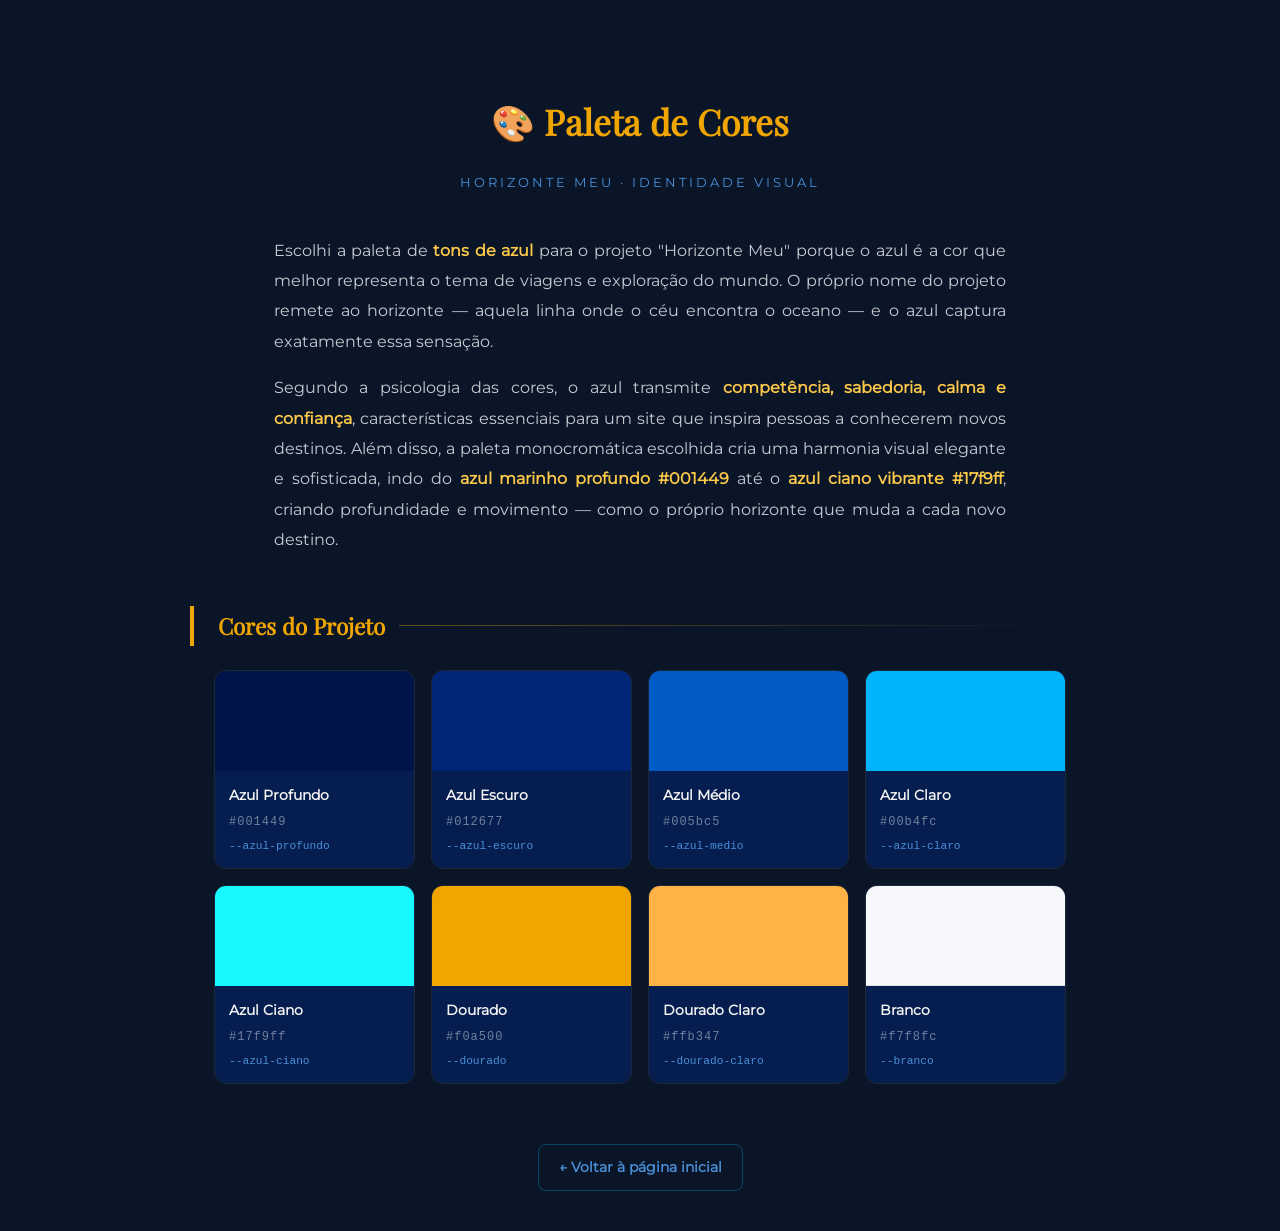
<file: infraestructure/pages/atividade05.html>
<!DOCTYPE html>
<html lang="pt-br">
<head>
    <meta charset="UTF-8">
    <meta name="viewport" content="width=device-width, initial-scale=1.0">
    <title>Horizonte Meu — Paleta de Cores</title>

    <!--favicon-->
    <link rel="shortcut icon" href="../assets/images/favicon.ico" type="image/x-icon">
   
    <!--css-->
    <link rel="stylesheet" href="../assets/css/variables.css">
    <link rel="stylesheet" href="../assets/css/style.css">

    <style>
        /* ===== HERO ===== */
        .hero {
            text-align: center;
            padding: 60px 20px 40px;
            animation: fadeDown 0.6s ease;
        }

        @keyframes fadeDown {
            from { opacity: 0; transform: translateY(-20px); }
            to   { opacity: 1; transform: translateY(0); }
        }

        .hero h1 {
            font-family: 'Playfair Display', serif;
            color: var(--dourado);
            font-size: 2.2rem;
            border-bottom: none;
            margin-bottom: 0;
        }

        .hero .subtitulo {
            color: var(--azul-claro);
            font-size: 0.8rem;
            letter-spacing: 3px;
            text-transform: uppercase;
            margin-top: 8px;
            margin-bottom: 0;
            text-align: center;
        }

        /* ===== TEXTO JUSTIFICATIVA ===== */
        .justificativa {
            max-width: 780px;
            margin: 0 auto 50px;
            padding: 0 24px;
            animation: fadeUp 0.7s ease 0.1s both;
        }

        @keyframes fadeUp {
            from { opacity: 0; transform: translateY(16px); }
            to   { opacity: 1; transform: translateY(0); }
        }

        .justificativa p {
            font-size: 1rem;
            line-height: 1.9;
            color: rgba(247, 248, 252, 0.8);
            margin-bottom: 16px;
        }

        .justificativa p:last-child { margin-bottom: 0; }

        /* destaque inline */
        .justificativa strong {
            color: var(--dourado-claro);
        }

        /* ===== TÍTULO SEÇÃO CORES ===== */
        .section-title {
            max-width: 900px;
            margin: 0 auto 24px;
            padding: 0 24px;
            display: flex;
            align-items: center;
            gap: 14px;
        }

        .section-title h3 {
            color: var(--dourado);
            font-family: 'Playfair Display', serif;
            font-size: 1.4rem;
            white-space: nowrap;
        }

        .section-title::after {
            content: '';
            flex: 1;
            height: 1px;
            background: linear-gradient(to right, rgba(240,165,0,0.4), transparent);
        }

        /* ===== GRID DE CORES ===== */
        .paleta-grid {
            display: grid;
            grid-template-columns: repeat(auto-fill, minmax(200px, 1fr));
            gap: 16px;
            max-width: 900px;
            margin: 0 auto 60px;
            padding: 0 24px;
            animation: fadeUp 0.7s ease 0.2s both;
        }

        .cor-card {
            border-radius: 12px;
            overflow: hidden;
            border: 1px solid rgba(255,255,255,0.08);
            transition: transform 0.25s, box-shadow 0.25s;
            cursor: default;
        }

        .cor-card:hover {
            transform: translateY(-6px);
            box-shadow: 0 16px 36px rgba(0,0,0,0.4);
        }

        .cor-amostra {
            height: 100px;
            width: 100%;
            position: relative;
        }

        /* indicador do hex ao hover */
        .cor-amostra::after {
            content: attr(data-hex);
            position: absolute;
            inset: 0;
            display: flex;
            align-items: center;
            justify-content: center;
            font-family: 'Montserrat', monospace;
            font-size: 0.85rem;
            font-weight: 700;
            letter-spacing: 1px;
            opacity: 0;
            background: rgba(0,0,0,0.35);
            transition: opacity 0.2s;
            color: #fff;
        }

        .cor-card:hover .cor-amostra::after { opacity: 1; }

        .cor-info {
            padding: 12px 14px;
            background: rgba(1, 38, 119, 0.5);
        }

        .cor-nome {
            font-size: 0.88rem;
            font-weight: 600;
            color: var(--branco);
            margin-bottom: 4px;
        }

        .cor-hex {
            font-size: 0.75rem;
            color: rgba(247,248,252,0.45);
            font-family: 'Courier New', monospace;
            letter-spacing: 1px;
        }

        /* variável CSS exibida */
        .cor-var {
            font-size: 0.7rem;
            color: var(--azul-claro);
            margin-top: 2px;
            font-family: 'Courier New', monospace;
        }

        /* ===== VOLTAR ===== */
        .voltar {
            display: flex;
            justify-content: center;
            margin-bottom: 40px;
        }

        .voltar a {
            color: var(--azul-claro);
            font-size: 0.88rem;
            text-decoration: none;
            display: flex;
            align-items: center;
            gap: 8px;
            padding: 10px 20px;
            border: 1px solid rgba(0,180,252,0.3);
            border-radius: 8px;
            transition: background 0.2s, border-color 0.2s, color 0.2s;
        }

        .voltar a:hover {
            background: rgba(0,180,252,0.1);
            border-color: var(--azul-claro);
            color: var(--branco);
            text-decoration: none;
        }

        /* ===== RESPONSIVE ===== */
        @media (max-width: 600px) {
            .paleta-grid { grid-template-columns: repeat(2, 1fr); }
            .hero h1 { font-size: 1.6rem; }
        }
    </style>
</head>
<body>

    <!-- HERO -->
    <div class="hero">
        <h1>🎨 Paleta de Cores</h1>
        <p class="subtitulo">Horizonte Meu · Identidade Visual</p>
    </div>

    <!-- JUSTIFICATIVA -->
    <div class="justificativa">
        <p>
            Escolhi a paleta de <strong>tons de azul</strong> para o projeto "Horizonte Meu" porque o azul é a cor
            que melhor representa o tema de viagens e exploração do mundo. O próprio nome do projeto remete
            ao horizonte — aquela linha onde o céu encontra o oceano — e o azul captura exatamente essa sensação.
        </p>
        <p>
            Segundo a psicologia das cores, o azul transmite <strong>competência, sabedoria, calma e confiança</strong>,
            características essenciais para um site que inspira pessoas a conhecerem novos destinos. Além disso,
            a paleta monocromática escolhida cria uma harmonia visual elegante e sofisticada, indo do
            <strong>azul marinho profundo #001449</strong> até o <strong>azul ciano vibrante #17f9ff</strong>,
            criando profundidade e movimento — como o próprio horizonte que muda a cada novo destino.
        </p>
    </div>

    <!-- TÍTULO SEÇÃO -->
    <div class="section-title">
        <h3>Cores do Projeto</h3>
    </div>

    <!-- GRID DE CORES -->
    <div class="paleta-grid">

        <div class="cor-card">
            <div class="cor-amostra" style="background:#001449;" data-hex="#001449"></div>
            <div class="cor-info">
                <div class="cor-nome">Azul Profundo</div>
                <div class="cor-hex">#001449</div>
                <div class="cor-var">--azul-profundo</div>
            </div>
        </div>

        <div class="cor-card">
            <div class="cor-amostra" style="background:#012677;" data-hex="#012677"></div>
            <div class="cor-info">
                <div class="cor-nome">Azul Escuro</div>
                <div class="cor-hex">#012677</div>
                <div class="cor-var">--azul-escuro</div>
            </div>
        </div>

        <div class="cor-card">
            <div class="cor-amostra" style="background:#005bc5;" data-hex="#005bc5"></div>
            <div class="cor-info">
                <div class="cor-nome">Azul Médio</div>
                <div class="cor-hex">#005bc5</div>
                <div class="cor-var">--azul-medio</div>
            </div>
        </div>

        <div class="cor-card">
            <div class="cor-amostra" style="background:#00b4fc;" data-hex="#00b4fc"></div>
            <div class="cor-info">
                <div class="cor-nome">Azul Claro</div>
                <div class="cor-hex">#00b4fc</div>
                <div class="cor-var">--azul-claro</div>
            </div>
        </div>

        <div class="cor-card">
            <div class="cor-amostra" style="background:#17f9ff;" data-hex="#17f9ff"></div>
            <div class="cor-info">
                <div class="cor-nome">Azul Ciano</div>
                <div class="cor-hex">#17f9ff</div>
                <div class="cor-var">--azul-ciano</div>
            </div>
        </div>

        <div class="cor-card">
            <div class="cor-amostra" style="background:#f0a500;" data-hex="#f0a500"></div>
            <div class="cor-info">
                <div class="cor-nome">Dourado</div>
                <div class="cor-hex">#f0a500</div>
                <div class="cor-var">--dourado</div>
            </div>
        </div>

        <div class="cor-card">
            <div class="cor-amostra" style="background:#ffb347;" data-hex="#ffb347"></div>
            <div class="cor-info">
                <div class="cor-nome">Dourado Claro</div>
                <div class="cor-hex">#ffb347</div>
                <div class="cor-var">--dourado-claro</div>
            </div>
        </div>

        <div class="cor-card">
            <div class="cor-amostra" style="background:#f7f8fc; border-bottom: 1px solid rgba(0,0,0,0.1);" data-hex="#f7f8fc"></div>
            <div class="cor-info">
                <div class="cor-nome">Branco</div>
                <div class="cor-hex">#f7f8fc</div>
                <div class="cor-var">--branco</div>
            </div>
        </div>

    </div>

    <!-- VOLTAR -->
    <div class="voltar">
        <a href="../../index.html">← Voltar à página inicial</a>
    </div>

</body>
</html>
</file>
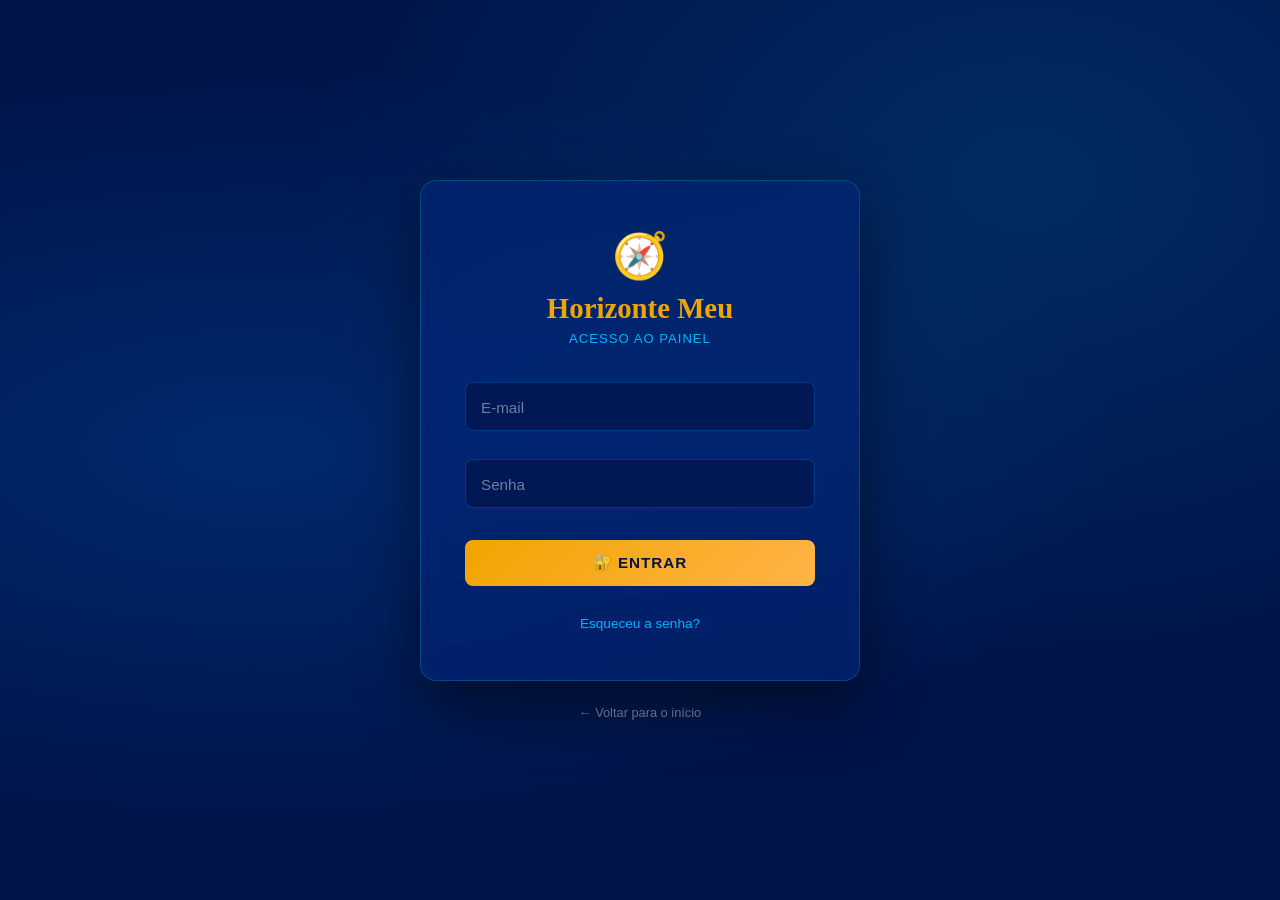
<file: usuario/pages/login.html>
<!DOCTYPE html>
<html lang="pt-br">
<head>
    <meta charset="UTF-8">
    <meta name="viewport" content="width=device-width, initial-scale=1.0">
    <title>Horizonte Meu</title>

    
    <!--Adicionando o favicon -->
    <link rel="shortcut icon" href="../../infraestructure/assets/images/favicon.ico" 
    type="images/x-icon">

    <!--Css-->
    <link rel="stylesheet" href="../../infraestructure/assets/css/variables.css">
    <link rel="stylesheet" href="../assets/css/login.css">

</head>
<body>
    
    <div class="login-card">
        <div class="login-logo">
            <span class="icon">🧭</span>
            <h1>Horizonte Meu</h1>
            <p>Acesso ao painel</p>
        </div>

        <form id="form-login" novalidate>

             <div class="form-group">
                <input type="email" id="email" name="email" placeholder=" " required autocomplete="email" title="Digite um e-mail válido">
                <label for="email">E-mail</label>
                <span class="error-msg">Por favor, insira um e-mail válido.</span>
            </div>
 
            <div class="form-group">
                <input type="password" id="senha" name="senha" placeholder=" " required minlength="6" pattern=".{6,}" title="A senha deve ter no mínimo 6 caracteres">
                <label for="senha">Senha</label>
                <span class="error-msg">A senha deve ter pelo menos 6 caracteres.</span>
            </div>
 
            <button type="submit" class="btn-login">🔐 Entrar</button>
            <div id="msg-erro">⚠️ Preencha todos os campos corretamente.</div>
        </form>
 
        <div class="login-footer">
            <a href="#">Esqueceu a senha?</a>
        </div>
    </div>
 
    <a href="../../index.html" class="back-link">← Voltar para o início</a>

    </div>

    <script>
        const form = document.getElementById('form-login');
        const msgErro = document.getElementById('msg-erro');

        //captura o evento de envio(clique no botão ou enter)
        form.addEventListener('submit', function(e) {
            // Impede que a página recarregue ao enviar o formulário
            e.preventDefault();

            const email = document.getElementById('email');
            const senha = document.getElementById('senha');

            //verifica se os campos seguem as regra do HTML
            if (!email.checkValidity() || !senha.checkValidity()) {
        // Mostra a mensagem de erro caso algo esteja inválido
        msgErro.style.display = 'block';
        
        // Coloca o cursor no campo que precisa de atenção
        if (!email.checkValidity()) email.focus();
            else senha.focus();
            } else {
                // Se tudo estiver certo, esconde o erro e redireciona para a página admin
                msgErro.style.display = 'none';
                window.location.href = 'painel-admin.html';
            }
        });

        // Seleciona todos os inputs e limpa o erro assim que o usuário volta a digitar
        document.querySelectorAll('input').forEach(input => {
            input.addEventListener('input', () => { 
                msgErro.style.display = 'none'; 
            });
        });
    </script>
</body>
</html>
</file>
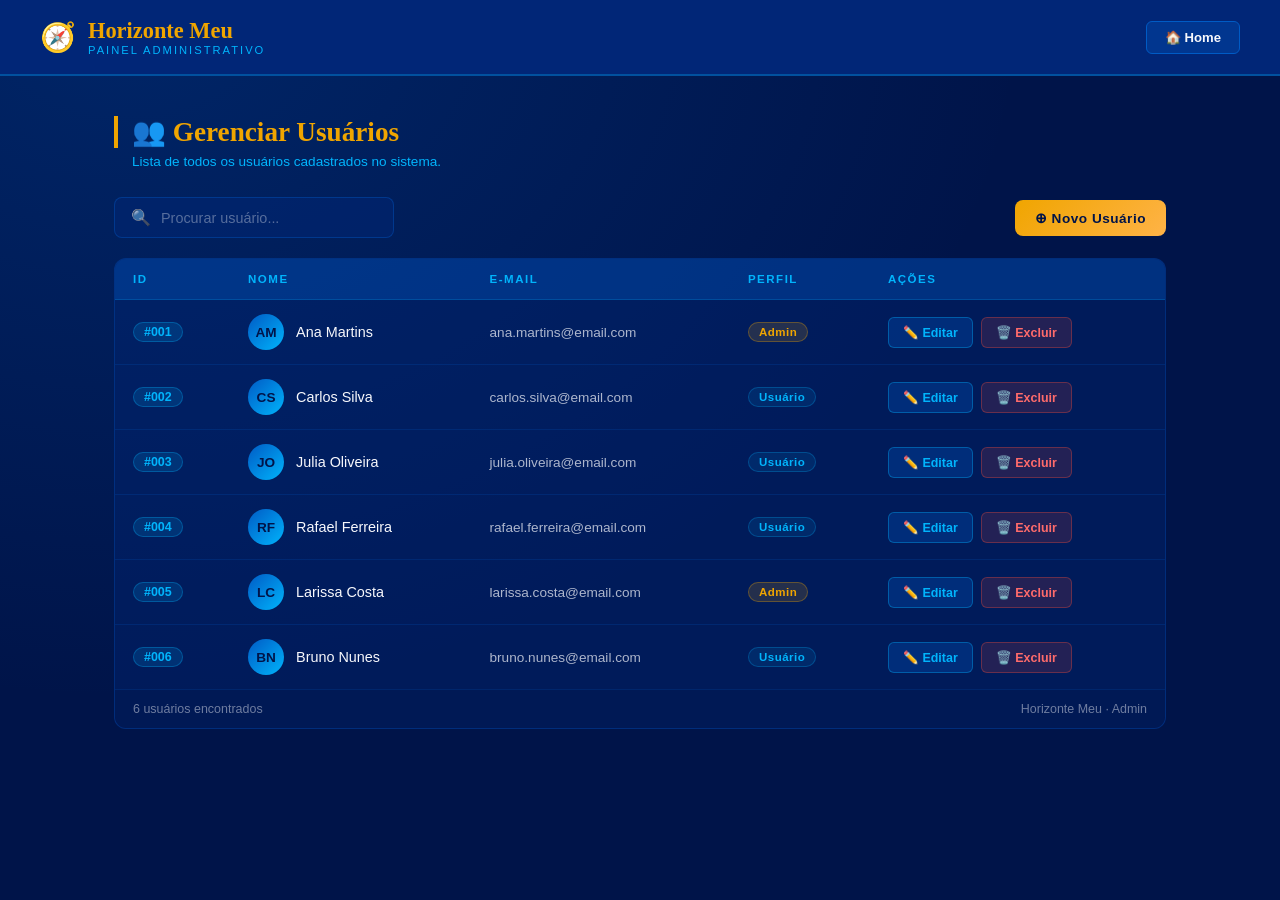
<file: usuario/pages/painel-admin.html>
<!DOCTYPE html>
<html lang="en">
<head>
    <meta charset="UTF-8">
    <meta name="viewport" content="width=device-width, initial-scale=1.0">
    <title>Horizonte Meu</title>

    <!--favicon-->
    <link rel="shortcut icon" href="../../infraestructure/assets/images/favicon.ico" type="image/x-icon">

    <!--css-->
    <link rel="stylesheet" href="../../infraestructure/assets/css/variables.css">
    <link rel="stylesheet" href="../assets/css/admin.css">

</head>
<body>
    
   <!-- HEADER -->
    <header>
        <div class="header-brand">
            <span>🧭</span>
            <div>
                <h1>Horizonte Meu</h1>
                <small>Painel Administrativo</small>
            </div>
        </div>
        <div class="header-actions">
            <a href="../../index.html" class="btn-home">🏠 Home</a>
        </div>
    </header>
 
    <!-- MAIN -->
    <main>
        <div class="page-title">
            <h2>👥 Gerenciar Usuários</h2>
            <p>Lista de todos os usuários cadastrados no sistema.</p>
        </div>
 
        <!-- TOOLBAR -->
        <div class="toolbar">
            <div class="search-box">
                <span>🔍</span>
                <input type="text" id="busca" placeholder="Procurar usuário..." oninput="filtrarTabela()">
            </div>
            <button class="btn-add" onclick="alert('Funcionalidade de cadastro em desenvolvimento!')">
                ⊕ Novo Usuário
            </button>
        </div>
 
        <!-- TABELA -->
        <div class="table-wrapper">
            <table id="tabela-usuarios">
                <thead>
                    <tr>
                        <th>ID</th>
                        <th>Nome</th>
                        <th>E-mail</th>
                        <th>Perfil</th>
                        <th>Ações</th>
                    </tr>
                </thead>
                <tbody>
                    <tr data-id="1">
                        <td><span class="id-badge">#001</span></td>
                        <td>
                            <div class="user-cell">
                                <div class="avatar">AM</div>
                                Ana Martins
                            </div>
                        </td>
                        <td class="email-cell">ana.martins@email.com</td>
                        <td><span class="role-badge role-admin">Admin</span></td>
                        <td>
                            <div class="acoes">
                                <button class="btn-editar" onclick="alert('Editar usuário: Ana Martins')">✏️ Editar</button>
                                <button class="btn-excluir" onclick="abrirModal(1, 'Ana Martins')">🗑️ Excluir</button>
                            </div>
                        </td>
                    </tr>
                    <tr data-id="2">
                        <td><span class="id-badge">#002</span></td>
                        <td>
                            <div class="user-cell">
                                <div class="avatar">CS</div>
                                Carlos Silva
                            </div>
                        </td>
                        <td class="email-cell">carlos.silva@email.com</td>
                        <td><span class="role-badge role-user">Usuário</span></td>
                        <td>
                            <div class="acoes">
                                <button class="btn-editar" onclick="alert('Editar usuário: Carlos Silva')">✏️ Editar</button>
                                <button class="btn-excluir" onclick="abrirModal(2, 'Carlos Silva')">🗑️ Excluir</button>
                            </div>
                        </td>
                    </tr>
                    <tr data-id="3">
                        <td><span class="id-badge">#003</span></td>
                        <td>
                            <div class="user-cell">
                                <div class="avatar">JO</div>
                                Julia Oliveira
                            </div>
                        </td>
                        <td class="email-cell">julia.oliveira@email.com</td>
                        <td><span class="role-badge role-user">Usuário</span></td>
                        <td>
                            <div class="acoes">
                                <button class="btn-editar" onclick="alert('Editar usuário: Julia Oliveira')">✏️ Editar</button>
                                <button class="btn-excluir" onclick="abrirModal(3, 'Julia Oliveira')">🗑️ Excluir</button>
                            </div>
                        </td>
                    </tr>
                    <tr data-id="4">
                        <td><span class="id-badge">#004</span></td>
                        <td>
                            <div class="user-cell">
                                <div class="avatar">RF</div>
                                Rafael Ferreira
                            </div>
                        </td>
                        <td class="email-cell">rafael.ferreira@email.com</td>
                        <td><span class="role-badge role-user">Usuário</span></td>
                        <td>
                            <div class="acoes">
                                <button class="btn-editar" onclick="alert('Editar usuário: Rafael Ferreira')">✏️ Editar</button>
                                <button class="btn-excluir" onclick="abrirModal(4, 'Rafael Ferreira')">🗑️ Excluir</button>
                            </div>
                        </td>
                    </tr>
                    <tr data-id="5">
                        <td><span class="id-badge">#005</span></td>
                        <td>
                            <div class="user-cell">
                                <div class="avatar">LC</div>
                                Larissa Costa
                            </div>
                        </td>
                        <td class="email-cell">larissa.costa@email.com</td>
                        <td><span class="role-badge role-admin">Admin</span></td>
                        <td>
                            <div class="acoes">
                                <button class="btn-editar" onclick="alert('Editar usuário: Larissa Costa')">✏️ Editar</button>
                                <button class="btn-excluir" onclick="abrirModal(5, 'Larissa Costa')">🗑️ Excluir</button>
                            </div>
                        </td>
                    </tr>
                    <tr data-id="6">
                        <td><span class="id-badge">#006</span></td>
                        <td>
                            <div class="user-cell">
                                <div class="avatar">BN</div>
                                Bruno Nunes
                            </div>
                        </td>
                        <td class="email-cell">bruno.nunes@email.com</td>
                        <td><span class="role-badge role-user">Usuário</span></td>
                        <td>
                            <div class="acoes">
                                <button class="btn-editar" onclick="alert('Editar usuário: Bruno Nunes')">✏️ Editar</button>
                                <button class="btn-excluir" onclick="abrirModal(6, 'Bruno Nunes')">🗑️ Excluir</button>
                            </div>
                        </td>
                    </tr>
                </tbody>
            </table>
            <div class="table-footer">
                <span id="contador">6 usuários encontrados</span>
                <span>Horizonte Meu · Admin</span>
            </div>
        </div>
    </main>
 
    <!-- MODAL DE CONFIRMAÇÃO DE EXCLUSÃO -->
    <div class="modal-overlay" id="modal-excluir">
        <div class="modal">
            <div class="modal-icon">⚠️</div>
            <h3>Confirmar exclusão</h3>
            <p id="modal-msg">Tem certeza que deseja excluir este usuário? Esta ação não pode ser desfeita.</p>
            <div class="modal-btns">
                <button class="btn-cancelar" onclick="fecharModal()">Cancelar</button>
                <button class="btn-confirmar-excluir" onclick="confirmarExclusao()">Excluir</button>
            </div>
        </div>
    </div>

    <script>
        // Variável global para armazenar temporariamente o ID de quem será deletado
        let idParaExcluir = null;

        // Prepara o modal com as informações do item selecionado
        function abrirModal(id, nome) {
            idParaExcluir = id;
            // Altera o texto do modal dinamicamente com o nome do usuário
            document.getElementById('modal-msg').textContent =
                `Tem certeza que deseja excluir "${nome}"? Esta ação não pode ser desfeita.`;
            // Adiciona a classe CSS que torna o modal visível
            document.getElementById('modal-excluir').classList.add('open');
        }

        // Limpa a variável de ID e esconde o modal
        function fecharModal() {
            idParaExcluir = null;
            document.getElementById('modal-excluir').classList.remove('open');
        }

        // Executa a "exclusão" visual do item
        function confirmarExclusao() {
            if (idParaExcluir !== null) {
                // Procura a linha da tabela (tr) que tem o atributo data-id correspondente
                const linha = document.querySelector(`tr[data-id="${idParaExcluir}"]`);
                if (linha) {
                    // Em vez de deletar o HTML, adiciona uma classe (provavelmente para dar um efeito de sumir)
                    linha.classList.add('excluido');
                }
                atualizarContador(); // Recontagem de itens ativos
                fecharModal();       // Fecha a janela após excluir
            }
        }

        // Fecha o modal se o usuário clicar no fundo escuro (fora da caixa branca)
        document.getElementById('modal-excluir').addEventListener('click', function (e) {
            if (e.target === this) fecharModal();
        });

        // Lógica da barra de pesquisa
        function filtrarTabela() {
            const termo = document.getElementById('busca').value.toLowerCase();
            // Seleciona apenas as linhas que ainda não foram marcadas como excluídas
            const linhas = document.querySelectorAll('#tabela-usuarios tbody tr:not(.excluido)');
            
            linhas.forEach(tr => {
                const texto = tr.textContent.toLowerCase();
                // Se o termo digitado existir no texto da linha, ela continua visível
                if (texto.includes(termo)) {
                    tr.style.display = '';
                } else {
                    tr.style.display = 'none'; // Caso contrário, esconde a linha
                }
            });

            atualizarContador();
        }

        // Atualiza o texto que mostra a quantidade de registros na tela
        function atualizarContador() {
            // Conta apenas as linhas que não têm a classe 'excluido'
            const total = document.querySelectorAll('#tabela-usuarios tbody tr:not(.excluido)').length;
            // Ajusta o plural da frase (ex: "1 usuário encontrado" vs "2 usuários encontrados")
            document.getElementById('contador').textContent = 
                `${total} usuário${total !== 1 ? 's' : ''} encontrado${total !== 1 ? 's' : ''}`;
        }
    </script>

</body>
</html>
</file>
<file: infraestructure/assets/css/style.css>
/* =============================================
   FONTES LOCAIS
   ============================================= */
@font-face {
    font-family: 'Playfair Display';
    src: url('../fonts/PlayfairDisplay-Regular.ttf');
}

@font-face {
    font-family: 'Montserrat';
    src: url('../fonts/Montserrat-Regular.ttf');
}

:root {
    --azul-profundo: #0a1628;
    --azul-escuro:   #0d1f3c;
    --azul-medio:    #1a3a6b;
    --azul-claro:    #4a90d9;
    --dourado:       #f0a500;
    --dourado-claro: #ffc94a;
    --branco:        #f4f4f4;
}

body {
    background-color: var(--azul-profundo);
    color: var(--branco);
    font-family: 'Montserrat', sans-serif;
    font-size: 15px;       /* menor em mobile */
    line-height: 1.8;
}

h1,  h2 {
    font-family: 'Playfair Display', serif;
    color: var(--dourado);
}

h1 {
    font-size: 1.5rem;
    text-align: center;
    border-bottom: 2px solid var(--azul-medio);
    padding: 10px;
    margin: 20px;
}

h2 {
    font-size: 1.3rem;
}

h3 {
    color: var(--azul-claro);
    font-size: 1rem;
}

p {
    font-size: 15px;
    line-height: 1.9;
    text-align: justify;
    color: var(--branco);
}

a {
    color: var(--dourado);
    text-decoration: none;
    font-weight: 700;
}
a:hover {
    color: var(--dourado-claro);
    text-decoration: underline;
}

/*Destaque*/
strong {
    color: var(--dourado-claro);
}

/*NAVBAR*/
.navbar-custom {
    background-color: var(--azul-escuro);
    border-bottom: 3px solid var(--azul-medio);
    padding: 10px 16px;    /* compacto em mobile */
}

.navbar-brand {
    font-family: 'Playfair Display', serif;
    color: var(--dourado) !important;
    font-size: 1.2rem;     /* mobile */
}

.nav-link {
    color: var(--branco) !important;
    font-size: 0.95rem;
    padding: 8px 12px;
    border-radius: 6px;
    transition: color 0.2s, background-color 0.2s;
}

.nav-link:hover {
    color: var(--dourado) !important;
    background-color: rgba(240, 165, 0, 0.08);
    text-decoration: none;
}

.nav-link-login {
    color: var(--dourado) !important;
    border: 1px solid var(--azul-medio);
    border-radius: 6px;
}

.navbar-toggler {
    border-color: var(--azul-claro);
}
.navbar-toggler-icon { filter: invert(1); }

/* Menu colapsado em mobile: itens empilhados */
.navbar-nav .nav-item {
    border-bottom: 1px solid rgba(26, 58, 107, 0.4);
}
.navbar-nav .nav-item:last-child { border-bottom: none; }

/*MAIN*/
main {
    width: 100%;
    max-width: 900px;
    min-width: 0;
    margin: 24px auto;
    padding: 0 14px;
}

/*SECTION*/
section {
    margin-bottom: 36px;
}

.section-title {
    font-family: 'Playfair Display', serif;
    color: var(--dourado);
    font-size: 1.3rem;     /* mobile */
    border-left: 4px solid var(--dourado);
    padding-left: 12px;
    margin-bottom: 1.2rem;
}

/*ARTICLE*/
.article-box {
    background-color: var(--azul-escuro);
    border: 1px solid var(--azul-medio);
    border-radius: 10px;
    padding: 18px 16px;    /* mobile: padding menor */
    margin-bottom: 20px;
    width: 100%;
}

.article-box p {
    font-size: 0.95rem;
    line-height: 1.9;
    text-align: justify;
    color: var(--branco);
    margin-bottom: 12px;
}
.article-box p:last-child { 
    margin-bottom: 0; 
}

/*CARDS*/
.card-destino {
    background-color: var(--azul-escuro);
    border: 1px solid var(--azul-medio);
    border-radius: 12px;
    transition: transform 0.2s, box-shadow 0.2s;
}

@media (hover: hover) {
    .card-destino:hover {
        transform: translateY(-5px);
        box-shadow: 0 8px 28px rgba(0, 0, 0, 0.45);
    }
}

.card-destino .card-title {
    font-family: 'Playfair Display', serif;
    color: var(--dourado);
    font-size: 1.05rem;
}

.card-destino .card-text {
    color: var(--branco);
    opacity: 0.85;
    font-size: 0.9rem;
}

.card-icon {
    font-size: 2rem;
    margin-bottom: 0.4rem;
}

/*BOTÔES Bootstrap */
.btn-outline-warning {
    color: var(--dourado);
    border-color: var(--dourado);
    font-size: 0.85rem;
}

.btn-outline-warning:hover {
    background-color: var(--dourado);
    color: var(--azul-profundo);
}

.btn-warning {
    background-color: var(--dourado);
    color: var(--azul-profundo);
    border: none;
    font-weight: bold;
}

.btn-warning:hover {
    background-color: var(--dourado-claro);
    color: var(--azul-profundo);
}


/*FOOTER*/
footer {
    text-align: center;
    padding: 16px 14px;
    border-top: 1px solid var(--azul-medio);
    margin-top: 36px;
    background-color: var(--azul-escuro);
}

footer p {
    color: var(--azul-claro);
    font-size: 0.8rem;
    text-align: center;
    margin: 0;
}

/* =====================RESPONSIVIDADE================================ */

/*tablet*/
@media (min-width: 601px) {
    body        { font-size: 15.5px; }
    h1          { font-size: 1.7rem; }
    h2          { font-size: 1.45rem; }
    h3          { font-size: 1.05rem; }
    main        { padding: 0 24px; margin: 30px auto; }
    .section-title { font-size: 1.45rem; }
    .article-box   { padding: 22px 24px; }
    .card-icon     { font-size: 2.2rem; }
}

/* Desktop  ≥ 1025px */
@media (min-width: 1025px) {
    /* Esconde o texto, mostra só o emoji */
    .nav-link .texto {
        display: none;
    }

    /* Tooltip aparece no hover */
    .nav-link {
        position: relative;
    }

    .navbar-nav .nav-link {
    font-size: 1.5rem;
    }

    .nav-link:hover .texto {
        display: block;
        position: absolute;
        top: 110%;
        left: 50%;
        transform: translateX(-50%);
        background-color: var(--azul-escuro);
        color: var(--branco);
        font-size: 0.78rem;
        padding: 6px 12px;
        border-radius: 6px;
        white-space: nowrap;
        border: 1px solid var(--azul-claro);
        z-index: 100;
    }
}
</file>
<file: assets/css/style.css>
/* =============================================
   FONTES LOCAIS
   ============================================= */
@font-face {
    font-family: 'Playfair Display';
    src: url('../fonts/PlayfairDisplay-Regular.ttf');
}

@font-face {
    font-family: 'Montserrat';
    src: url('../fonts/Montserrat-Regular.ttf');
}

/* =============================================
   BODY
   ============================================= */
body {
    background-color: var(--azul-profundo);
    color: var(--branco);
    font-family: 'Montserrat', sans-serif;
    font-size: 16px;
    line-height: 1.8;
}

/* =============================================
   TÍTULOS
   ============================================= */
h1 {
    font-family: 'Playfair Display', serif;
    color: var(--dourado);
    font-size: 2rem;
    text-align: center;
    border-bottom: 2px solid var(--azul-medio);
    padding-bottom: 10px;
    margin-bottom: 20px;
}

h2 {
    font-family: 'Playfair Display', serif;
    color: var(--dourado);
    font-size: 1.6rem;
}

h3 {
    color: var(--azul-claro);
    font-size: 1.2rem;
}

/* =============================================
   PARÁGRAFOS
   ============================================= */
p {
    font-size: 17px;
    line-height: 1.9;
    text-align: justify;
    color: var(--branco);
}

/* =============================================
   LINKS
   ============================================= */
a {
    color: var(--dourado);
    text-decoration: none;
    font-weight: 700;
}

a:hover {
    color: var(--dourado-claro);
    text-decoration: underline;
}

/* =============================================
   LISTAS
   ============================================= */
ul {
    list-style: none;
    color: var(--branco);
    font-size: 17px;
    line-height: 2;
}

li {
    margin-bottom: 5px;
}

/* =============================================
   IMAGENS
   ============================================= */
img {
    max-width: 100%;
    border: 2px solid var(--azul-medio);
}

picture img {
    border: 2px solid var(--dourado);
    max-width: 600px;
}

/* =============================================
   MÍDIA — ÁUDIO / VÍDEO / IFRAME
   ============================================= */
audio {
    display: block;
    margin: 15px 0;
    width: 350px;
}

iframe {
    display: block;
    margin: 15px 0;
    border: 2px solid var(--azul-medio);
}

/* =============================================
   DESTAQUE
   ============================================= */
strong {
    color: var(--dourado-claro);
}

/* =============================================
   HEADER
   ============================================= */
header {
    display: flex;
    align-items: center;
    justify-content: space-between;
    gap: 20px;
    padding: 20px 40px;
    background-color: var(--azul-escuro);
    border-bottom: 3px solid var(--azul-medio);
}

header div {
    display: flex;
    flex-direction: row;
    gap: 12px;
    align-items: center;
}

header div h1 {
    border-bottom: none;
    margin-bottom: 0;
    text-align: left;
    font-size: 1.8rem;
}

header div h3 {
    margin-top: 4px;
}

/* =============================================
   NAV (emojis + tooltip)
   ============================================= */
nav#menu ul {
    display: flex;          /* itens em LINHA */
    flex-direction: row;
    align-items: center;
    gap: 8px;
    list-style: none;       /* remove bolinhas */
    margin: 0;
    padding: 0;
}

header nav {
    display: flex;
    flex-direction: row;
    gap: 16px;
    align-items: center;
}

header nav a {
    font-size: 1.8rem;
    position: relative;
    text-decoration: none;
    padding: 6px 10px;
    border: 2px solid var(--azul-medio);
    border-radius: 8px;
    transition: border-color 0.3s, background-color 0.3s;
}

header nav a:hover {
    border-color: var(--dourado);
    background-color: rgba(240, 165, 0, 0.1);
    text-decoration: none;
}

/* Tooltip com o nome do link */
header nav a .texto {
    display: none;
    position: absolute;
    top: 110%;
    right: 0;
    background-color: var(--azul-escuro);
    color: var(--branco);
    font-family: 'Montserrat', sans-serif;
    font-size: 0.78rem;
    padding: 6px 12px;
    border-radius: 6px;
    white-space: nowrap;
    border: 1px solid var(--azul-claro);
    z-index: 10;
}

header nav a:hover .texto {
    display: block;
}

/* =============================================
   MAIN
   ============================================= */
main {
    width: 100%;
    max-width: 900px;
    min-width: 300px;
    margin: 40px auto;
    padding: 0 40px;
}

/* =============================================
   SECTION
   ============================================= */
section {
    margin-bottom: 50px;
}

section > h2 {
    border-left: 4px solid var(--dourado);
    padding-left: 12px;
    margin-bottom: 20px;
}

section h3 {
    color: var(--azul-claro);
    font-size: 1.1rem;
    margin-bottom: 16px;
}

/* =============================================
   ARTICLE
   ============================================= */
article {
    background-color: var(--azul-escuro);
    border: 1px solid var(--azul-medio);
    border-radius: 10px;
    padding: 24px 30px;
    margin-bottom: 20px;
    width: 100%;
}

article h2 {
    margin-bottom: 12px;
}

article p {
    font-size: 1rem;
    line-height: 1.9;
    text-align: justify;
    color: var(--branco);
    margin-bottom: 12px;
}

article p:last-child {
    margin-bottom: 0;
}

/* =============================================
   ASIDE
   ============================================= */
aside {
    background-color: rgba(0, 91, 197, 0.15);
    border-left: 4px solid var(--azul-claro);
    border-radius: 8px;
    padding: 18px 24px;
    margin-top: 10px;
    width: 100%;
}

aside h3 {
    margin-bottom: 8px;
}

/* =============================================
   FOOTER
   ============================================= */
footer {
    text-align: center;
    padding: 20px 40px;
    border-top: 1px solid var(--azul-medio);
    margin-top: 40px;
}

footer p {
    color: var(--azul-claro);
    font-size: 0.85rem;
    text-align: center;
}

/* =============================================
   RESPONSIVIDADE
   ============================================= */

/* Tablet */
@media (max-width: 768px) {
    header {
        flex-direction: column;
        align-items: flex-start;
        padding: 14px 20px;
        gap: 12px;
    }

    header div h1 { font-size: 1.3rem; }

    header nav {
        flex-wrap: wrap;
        gap: 8px;
    }

    main { padding: 0 16px; margin: 24px auto; }
    article { padding: 18px 20px; }
}

/* Celular */
@media (max-width: 480px) {
    header div h1 { font-size: 1.1rem; }

    header nav a { font-size: 1.2rem; padding: 4px 8px; }

    main    { padding: 0 12px; }
    article { padding: 14px 16px; }
    footer  { padding: 16px 12px; font-size: 0.78rem; }
}
</file>
<file: assets/css/variables.css>
/* variables.css */
:root {
    --azul-profundo:  #001449;
    --azul-escuro:    #012677;
    --azul-medio:     #005bc5;
    --azul-claro:     #00b4fc;
    --azul-ciano:     #17f9ff;
    --dourado:        #f0a500;
    --dourado-claro:  #ffb347;
    --branco:         #f7f8fc;
    --verde:          #2ecc71;
    --vermelho:       #e74c3c;
    --vermelho-hover: #c0392b;
}

* { margin: 0; padding: 0; box-sizing: border-box; }
</file>
<file: assets/css/login.css>
body {
    min-height: 100vh;
    background-color: var(--azul-profundo);
    background-image:
    radial-gradient(ellipse at 20% 50%, rgba(0, 91, 197, 0.3) 0%, transparent 60%),
    radial-gradient(ellipse at 80% 20%, rgba(0, 180, 252, 0.15) 0%, transparent 50%);
    font-family: 'Montserrat', sans-serif;
    display: flex;
    flex-direction: column;
    align-items: center;
    justify-content: center;
    padding: 20px;
}

.login-card {
    background: rgba(1, 38, 119, 0.6);
    border: 1px solid rgba(0, 180, 252, 0.25);
    border-radius: 16px;
    padding: 48px 44px;
    width: 100%;
    max-width: 440px;
    backdrop-filter: blur(12px);
    box-shadow: 0 24px 60px rgba(0,0,0,0.5);
    animation: slideUp 0.5s ease;
}

@keyframes slideUp {
    from { opacity: 0; transform: translateY(24px); }
    to   { opacity: 1; transform: translateY(0); }
}

.login-logo { text-align: center; margin-bottom: 36px; }
.login-logo .icon { font-size: 2.8rem; display: block; margin-bottom: 10px; }
.login-logo h1 { font-family: 'Playfair Display', serif; color: var(--dourado); font-size: 1.8rem; }
.login-logo p { color: var(--azul-claro); font-size: 0.82rem; margin-top: 6px; letter-spacing: 1px; text-transform: uppercase; }

/* ===== FLOATING LABEL ===== */
.form-group {
    position: relative;
    margin-bottom: 28px;
}

.form-group input {
    width: 100%;
    background: rgba(0, 20, 73, 0.7);
    border: 1.5px solid rgba(0, 91, 197, 0.5);
    border-radius: 8px;
    padding: 22px 16px 8px 16px;
    color: var(--branco);
    font-family: 'Montserrat', sans-serif;
    font-size: 0.95rem;
    outline: none;
    transition: border-color 0.25s, box-shadow 0.25s;
}

/* Label começa dentro do campo, no meio */
.form-group label {
    position: absolute;
    left: 16px;
    top: 50%;
    transform: translateY(-50%);
    color: rgba(247, 248, 252, 0.45);
    font-size: 0.95rem;
    font-weight: 500;
    pointer-events: none;
    transition: top 0.2s ease, font-size 0.2s ease, color 0.2s ease, transform 0.2s ease;
}

/* Label sobe ao focar ou quando há conteúdo */
.form-group input:focus + label,
.form-group input:not(:placeholder-shown) + label {
    top: 10px;
    transform: translateY(0);
    font-size: 0.72rem;
    font-weight: 600;
    letter-spacing: 0.8px;
    text-transform: uppercase;
    color: var(--azul-claro);
}

.form-group input:focus {
    border-color: var(--azul-claro);
    box-shadow: 0 0 0 3px rgba(0, 180, 252, 0.15);
}

.form-group input:invalid:not(:placeholder-shown) { border-color: var(--erro); }
.form-group input:invalid:not(:placeholder-shown) + label { color: var(--erro); }
.form-group input:valid:not(:placeholder-shown) { border-color: var(--sucesso); }
.form-group input:valid:not(:placeholder-shown) + label { color: var(--sucesso); }

.error-msg {
    display: none;
    color: var(--erro);
    font-size: 0.75rem;
    margin-top: 6px;
    padding-left: 4px;
}
.form-group input:invalid:not(:placeholder-shown) ~ .error-msg { display: block; }

.btn-login {
    width: 100%;
    padding: 14px;
    background: linear-gradient(135deg, var(--dourado), var(--dourado-claro));
    border: none;
    border-radius: 8px;
    color: var(--azul-profundo);
    font-family: 'Montserrat', sans-serif;
    font-size: 0.95rem;
    font-weight: 700;
    letter-spacing: 1px;
    text-transform: uppercase;
    cursor: pointer;
    margin-top: 4px;
    transition: transform 0.2s, box-shadow 0.2s, filter 0.2s;
}
.btn-login:hover { transform: translateY(-2px); box-shadow: 0 8px 24px rgba(240,165,0,0.35); filter: brightness(1.1); }
.btn-login:active { transform: translateY(0); }

#msg-erro {
    display: none;
    background: rgba(255, 77, 109, 0.15);
    border: 1px solid var(--erro);
    border-radius: 8px;
    color: var(--erro);
    font-size: 0.85rem;
    padding: 10px 14px;
    margin-top: 16px;
    text-align: center;
}

.login-footer { text-align: center; margin-top: 28px; }
.login-footer a { color: var(--azul-claro); text-decoration: none; font-size: 0.85rem; transition: color 0.2s; }
.login-footer a:hover { color: var(--dourado); text-decoration: underline; }

.back-link { margin-top: 24px; color: rgba(247,248,252,0.5); font-size: 0.8rem; text-decoration: none; display: flex; align-items: center; gap: 6px; transition: color 0.2s; }
.back-link:hover { color: var(--azul-claro); }

@media (max-width: 480px) { .login-card { padding: 32px 24px; } }
</file>
<file: assets/css/admin.css>
/* ---- BASE MOBILE (até 600px) ---- */
 
body {
    background-color: var(--azul-profundo);
    color: var(--branco);
    font-family: 'Montserrat', sans-serif;
    min-height: 100vh;
    background-image:
        radial-gradient(ellipse at 10% 0%, rgba(0,91,197,0.25) 0%, transparent 55%);
}
 
/* ---- HEADER ---- */
header {
    display: flex;
    align-items: center;
    justify-content: space-between;
    flex-wrap: wrap;
    gap: 10px;
    padding: 10px 14px;
    background-color: var(--azul-escuro);
    border-bottom: 2px solid rgba(0,180,252,0.3);
}
 
.header-brand {
    display: flex;
    align-items: center;
    gap: 12px;
}
 
.header-brand span { font-size: 1.8rem; }
 
.header-brand h1 {
    font-family: 'Playfair Display', serif;
    color: var(--dourado);
    font-size: 1rem;
}
 
.header-brand small {
    display: block;
    color: var(--azul-claro);
    font-size: 0.6rem;
    letter-spacing: 2px;
    text-transform: uppercase;
}
 
.header-actions {
    display: flex;
    align-items: center;
    gap: 14px;
}
 
.btn-home {
    background: rgba(0,91,197,0.3);
    border: 1px solid var(--azul-medio);
    color: var(--branco);
    padding: 8px 18px;
    border-radius: 6px;
    font-family: 'Montserrat', sans-serif;
    font-size: 0.82rem;
    font-weight: 600;
    cursor: pointer;
    text-decoration: none;
    display: flex;
    align-items: center;
    gap: 6px;
    transition: background 0.2s, border-color 0.2s;
}
 
.btn-home:hover {
    background: rgba(0,180,252,0.15);
    border-color: var(--azul-claro);
}
 
/* ---- MAIN ---- */
main {
    max-width: 1100px;
    margin: 16px auto;
    padding: 0 10px;
    animation: fadeIn 0.4s ease;
}
 
@keyframes fadeIn {
    from { opacity: 0; transform: translateY(12px); }
    to   { opacity: 1; transform: translateY(0); }
}
 
.page-title {
    margin-bottom: 28px;
}
 
.page-title h2 {
    font-family: 'Playfair Display', serif;
    color: var(--dourado);
    font-size: 1.3rem;
    border-left: 4px solid var(--dourado);
    padding-left: 14px;
}
 
.page-title p {
    color: var(--azul-claro);
    font-size: 0.85rem;
    margin-top: 6px;
    padding-left: 18px;
}
 
/* ---- TOOLBAR ---- */
.toolbar {
    display: flex;
    flex-direction: column;
    align-items: stretch;
    gap: 12px;
    margin-bottom: 20px;
}
 
.search-box {
    display: flex;
    align-items: center;
    gap: 10px;
    background: rgba(1, 38, 119, 0.5);
    border: 1px solid rgba(0, 91, 197, 0.4);
    border-radius: 8px;
    padding: 10px 16px;
    width: 100%;
    box-sizing: border-box;
}
 
.search-box span { font-size: 1rem; opacity: 0.7; }
 
.search-box input {
    background: transparent;
    border: none;
    outline: none;
    color: var(--branco);
    font-family: 'Montserrat', sans-serif;
    font-size: 0.9rem;
    width: 100%;
}
 
.search-box input::placeholder { color: rgba(247,248,252,0.35); }
 
.btn-add {
    background: linear-gradient(135deg, var(--dourado), var(--dourado-claro));
    border: none;
    border-radius: 8px;
    color: var(--azul-profundo);
    font-family: 'Montserrat', sans-serif;
    font-size: 0.78rem;
    font-weight: 700;
    padding: 8px 14px;
    cursor: pointer;
    display: flex;
    align-items: center;
    justify-content: center;
    gap: 8px;
    transition: transform 0.2s, box-shadow 0.2s;
    letter-spacing: 0.5px;
}
 
.btn-add:hover {
    transform: translateY(-2px);
    box-shadow: 0 6px 18px rgba(240, 165, 0, 0.35);
}
 
/* ---- TABELA ---- */
.table-wrapper {
    background: rgba(1, 38, 119, 0.4);
    border: 1px solid rgba(0, 91, 197, 0.3);
    border-radius: 12px;
    overflow-x: auto; /* scroll horizontal no mobile */
}
 
table {
    width: 100%;
    border-collapse: collapse;
    min-width: 420px; /* garante scroll em telas pequenas */
}
 
thead {
    background: rgba(0, 91, 197, 0.35);
}
 
thead th {
    padding: 10px 8px;
    text-align: left;
    font-size: 0.65rem;
    font-weight: 700;
    letter-spacing: 1.5px;
    text-transform: uppercase;
    color: var(--azul-claro);
    border-bottom: 1px solid rgba(0,180,252,0.2);
}
 
tbody tr {
    border-bottom: 1px solid rgba(0, 91, 197, 0.2);
    transition: background 0.2s;
}
 
tbody tr:last-child { border-bottom: none; }
 
tbody tr:hover {
    background: rgba(0, 91, 197, 0.15);
}
 
tbody td {
    padding: 10px 8px;
    font-size: 0.8rem;
    color: var(--branco);
    vertical-align: middle;
}
 
 
/* ID badge */
.id-badge {
    display: inline-block;
    background: rgba(0, 180, 252, 0.15);
    color: var(--azul-claro);
    border: 1px solid rgba(0,180,252,0.3);
    border-radius: 20px;
    padding: 2px 10px;
    font-size: 0.78rem;
    font-weight: 600;
}
 
/* avatar inicial */
.user-cell {
    display: flex;
    align-items: center;
    gap: 12px;
}
 
.avatar {
    width: 36px;
    height: 36px;
    border-radius: 50%;
    background: linear-gradient(135deg, var(--azul-medio), var(--azul-claro));
    display: flex;
    align-items: center;
    justify-content: center;
    font-weight: 700;
    font-size: 0.85rem;
    color: var(--azul-profundo);
    flex-shrink: 0;
}
 
/* email */
.email-cell {
    color: rgba(247,248,252,0.7);
    font-size: 0.85rem;
}
 
/* role badge */
.role-badge {
    display: inline-block;
    padding: 3px 10px;
    border-radius: 20px;
    font-size: 0.72rem;
    font-weight: 600;
    letter-spacing: 0.5px;
}
 
.role-admin {
    background: rgba(240, 165, 0, 0.15);
    color: var(--dourado);
    border: 1px solid rgba(240,165,0,0.3);
}
 
.role-user {
    background: rgba(0, 180, 252, 0.1);
    color: var(--azul-claro);
    border: 1px solid rgba(0,180,252,0.25);
}
 
/* ---- BOTÕES DE AÇÃO ---- */
.acoes {
    display: flex;
    gap: 4px;
    align-items: center;
}
 
.btn-editar, .btn-excluir {
    border: none;
    border-radius: 6px;
    padding: 4px 8px;
    font-family: 'Montserrat', sans-serif;
    font-size: 0.65rem;
    font-weight: 600;
    cursor: pointer;
    display: flex;
    align-items: center;
    gap: 5px;
    transition: transform 0.15s, box-shadow 0.15s, filter 0.15s;
}
 
.btn-editar {
    background: rgba(0, 91, 197, 0.3);
    color: var(--azul-claro);
    border: 1px solid rgba(0,180,252,0.35);
}
 
.btn-editar:hover {
    background: rgba(0,180,252,0.2);
    transform: translateY(-1px);
    box-shadow: 0 4px 12px rgba(0,180,252,0.2);
}
 
.btn-excluir {
    background: rgba(231, 76, 60, 0.15);
    color: #ff6b6b;
    border: 1px solid rgba(231,76,60,0.35);
}
 
.btn-excluir:hover {
    background: rgba(231,76,60,0.25);
    transform: translateY(-1px);
    box-shadow: 0 4px 12px rgba(231,76,60,0.2);
}
 
/* ---- RODAPÉ TABELA ---- */
.table-footer {
    padding: 12px 18px;
    background: rgba(0, 20, 73, 0.3);
    border-top: 1px solid rgba(0, 91, 197, 0.2);
    font-size: 0.78rem;
    color: rgba(247,248,252,0.45);
    display: flex;
    justify-content: space-between;
    align-items: center;
}
 
/* ---- MODAL CONFIRMAÇÃO EXCLUSÃO ---- */
.modal-overlay {
    display: none;
    position: fixed;
    inset: 0;
    background: rgba(0,0,0,0.65);
    backdrop-filter: blur(4px);
    z-index: 100;
    align-items: center;
    justify-content: center;
}
 
.modal-overlay.open { display: flex; }
 
.modal {
    background: var(--azul-escuro);
    border: 1px solid rgba(231,76,60,0.4);
    border-radius: 14px;
    padding: 36px 40px;
    max-width: 400px;
    width: 90%;
    text-align: center;
    animation: slideUp 0.3s ease;
}
 
@keyframes slideUp {
    from { opacity: 0; transform: translateY(20px); }
    to   { opacity: 1; transform: translateY(0); }
}
 
.modal .modal-icon { font-size: 2.5rem; margin-bottom: 14px; }
 
.modal h3 {
    font-family: 'Playfair Display', serif;
    color: var(--branco);
    font-size: 1.2rem;
    margin-bottom: 10px;
}
 
.modal p {
    color: rgba(247,248,252,0.65);
    font-size: 0.88rem;
    margin-bottom: 24px;
    line-height: 1.6;
    text-align: center;
}
 
.modal-btns {
    display: flex;
    gap: 12px;
    justify-content: center;
}
 
.btn-cancelar {
    background: rgba(0,91,197,0.25);
    border: 1px solid var(--azul-medio);
    color: var(--branco);
    padding: 10px 22px;
    border-radius: 8px;
    font-family: 'Montserrat', sans-serif;
    font-weight: 600;
    font-size: 0.85rem;
    cursor: pointer;
    transition: background 0.2s;
}
 
.btn-cancelar:hover { background: rgba(0,180,252,0.15); }
 
.btn-confirmar-excluir {
    background: var(--vermelho);
    border: none;
    color: #fff;
    padding: 10px 22px;
    border-radius: 8px;
    font-family: 'Montserrat', sans-serif;
    font-weight: 700;
    font-size: 0.85rem;
    cursor: pointer;
    transition: background 0.2s;
}
 
.btn-confirmar-excluir:hover { background: var(--vermelho-hover); }
 
/* ---- LINHA OCULTA (excluída) ---- */
tr.excluido { display: none; }

/* ---- RESPONSIVE ---- */

/* ========== BREAKPOINT 2: TABLET (601px a 1024px)=================== */
@media (min-width: 601px) {

    header {
        padding: 14px 20px;
    }

    .header-brand h1 {
        font-size: 1.2rem;
    }

    .header-brand small {
        font-size: 0.65rem;
    }

    main {
        padding: 0 14px;
        margin: 24px auto;
    }

    .page-title h2 {
        font-size: 1.5rem;
    }

    /*toolbar em linha*/
    .toolbar {
        flex-direction: row;
        align-items: center;
        justify-content: space-between;
    }

    .search-box {
        width: 260px;
    }

    .btn-add {
        font-size: 0.82rem;
        padding: 9px 16px;
    }

    /*exibe a coluna Perfil no tablet*/
    thead th:nth-child(4),
    tbody td:nth-child(4) {
        display: table-cell;
    }

    table {
        min-width: unset; /*remove a largura mínima forçada*/
    }

    thead th {
        padding: 12px 14px;
        font-size: 0.68rem;
    }

    tbody td {
        padding: 12px 14px;
        font-size: 0.85rem;
    }

    .btn-editar, .btn-excluir {
        font-size: 0.72rem;
        padding: 6px 10px;
    }

    .acoes { gap: 6px; }
}

/* =============BREAKPOINT 3: DESKTOP (acima de 1025px)=================================== */
@media (min-width: 1025px) {

    header {
        padding: 18px 40px;
    }

    .header-brand h1 {
        font-size: 1.4rem;
    }

    .header-brand small {
        font-size: 0.7rem;
    }
    
    main {
        padding: 0 24px;
        margin: 40px auto;
    }

    .page-title h2 {
        font-size: 1.7rem;
    }

    .search-box {
        width: 280px;
    }

    .btn-add {
        font-size: 0.85rem;
        padding: 10px 20px;
    }
 
    thead th {
        padding: 14px 18px;
        font-size: 0.72rem;
    }
 
    tbody td {
        padding: 14px 18px;
        font-size: 0.9rem;
    }
 
    .btn-editar, .btn-excluir {
        font-size: 0.78rem;
        padding: 7px 14px;
    }
 
    .acoes { gap: 8px; }
}
</file>
<file: infraestructure/assets/css/variables.css>
/* variables.css */
:root {
    --azul-profundo:  #001449;
    --azul-escuro:    #012677;
    --azul-medio:     #005bc5;
    --azul-claro:     #00b4fc;
    --azul-ciano:     #17f9ff;
    --dourado:        #f0a500;
    --dourado-claro:  #ffb347;
    --branco:         #f7f8fc;
    --verde:          #2ecc71;
    --vermelho:       #e74c3c;
    --vermelho-hover: #c0392b;
}

* { margin: 0; padding: 0; box-sizing: border-box; }
</file>
<file: usuario/assets/css/login.css>
body {
    min-height: 100vh;
    background-color: var(--azul-profundo);
    background-image:
    radial-gradient(ellipse at 20% 50%, rgba(0, 91, 197, 0.3) 0%, transparent 60%),
    radial-gradient(ellipse at 80% 20%, rgba(0, 180, 252, 0.15) 0%, transparent 50%);
    font-family: 'Montserrat', sans-serif;
    display: flex;
    flex-direction: column;
    align-items: center;
    justify-content: center;
    padding: 20px;
}

.login-card {
    background: rgba(1, 38, 119, 0.6);
    border: 1px solid rgba(0, 180, 252, 0.25);
    border-radius: 16px;
    padding: 48px 44px;
    width: 100%;
    max-width: 440px;
    backdrop-filter: blur(12px);
    box-shadow: 0 24px 60px rgba(0,0,0,0.5);
    animation: slideUp 0.5s ease;
}

@keyframes slideUp {
    from { opacity: 0; transform: translateY(24px); }
    to   { opacity: 1; transform: translateY(0); }
}

.login-logo { text-align: center; margin-bottom: 36px; }
.login-logo .icon { font-size: 2.8rem; display: block; margin-bottom: 10px; }
.login-logo h1 { font-family: 'Playfair Display', serif; color: var(--dourado); font-size: 1.8rem; }
.login-logo p { color: var(--azul-claro); font-size: 0.82rem; margin-top: 6px; letter-spacing: 1px; text-transform: uppercase; }

/* ===== FLOATING LABEL ===== */
.form-group {
    position: relative;
    margin-bottom: 28px;
}

.form-group input {
    width: 100%;
    background: rgba(0, 20, 73, 0.7);
    border: 1.5px solid rgba(0, 91, 197, 0.5);
    border-radius: 8px;
    padding: 22px 16px 8px 16px;
    color: var(--branco);
    font-family: 'Montserrat', sans-serif;
    font-size: 0.95rem;
    outline: none;
    transition: border-color 0.25s, box-shadow 0.25s;
}

/* Label começa dentro do campo, no meio */
.form-group label {
    position: absolute;
    left: 16px;
    top: 50%;
    transform: translateY(-50%);
    color: rgba(247, 248, 252, 0.45);
    font-size: 0.95rem;
    font-weight: 500;
    pointer-events: none;
    transition: top 0.2s ease, font-size 0.2s ease, color 0.2s ease, transform 0.2s ease;
}

/* Label sobe ao focar ou quando há conteúdo */
.form-group input:focus + label,
.form-group input:not(:placeholder-shown) + label {
    top: 10px;
    transform: translateY(0);
    font-size: 0.72rem;
    font-weight: 600;
    letter-spacing: 0.8px;
    text-transform: uppercase;
    color: var(--azul-claro);
}

.form-group input:focus {
    border-color: var(--azul-claro);
    box-shadow: 0 0 0 3px rgba(0, 180, 252, 0.15);
}

.form-group input:invalid:not(:placeholder-shown) { border-color: var(--erro); }
.form-group input:invalid:not(:placeholder-shown) + label { color: var(--erro); }
.form-group input:valid:not(:placeholder-shown) { border-color: var(--sucesso); }
.form-group input:valid:not(:placeholder-shown) + label { color: var(--sucesso); }

.error-msg {
    display: none;
    color: var(--erro);
    font-size: 0.75rem;
    margin-top: 6px;
    padding-left: 4px;
}
.form-group input:invalid:not(:placeholder-shown) ~ .error-msg { display: block; }

.btn-login {
    width: 100%;
    padding: 14px;
    background: linear-gradient(135deg, var(--dourado), var(--dourado-claro));
    border: none;
    border-radius: 8px;
    color: var(--azul-profundo);
    font-family: 'Montserrat', sans-serif;
    font-size: 0.95rem;
    font-weight: 700;
    letter-spacing: 1px;
    text-transform: uppercase;
    cursor: pointer;
    margin-top: 4px;
    transition: transform 0.2s, box-shadow 0.2s, filter 0.2s;
}
.btn-login:hover { transform: translateY(-2px); box-shadow: 0 8px 24px rgba(240,165,0,0.35); filter: brightness(1.1); }
.btn-login:active { transform: translateY(0); }

#msg-erro {
    display: none;
    background: rgba(255, 77, 109, 0.15);
    border: 1px solid var(--erro);
    border-radius: 8px;
    color: var(--erro);
    font-size: 0.85rem;
    padding: 10px 14px;
    margin-top: 16px;
    text-align: center;
}

.login-footer { text-align: center; margin-top: 28px; }
.login-footer a { color: var(--azul-claro); text-decoration: none; font-size: 0.85rem; transition: color 0.2s; }
.login-footer a:hover { color: var(--dourado); text-decoration: underline; }

.back-link { margin-top: 24px; color: rgba(247,248,252,0.5); font-size: 0.8rem; text-decoration: none; display: flex; align-items: center; gap: 6px; transition: color 0.2s; }
.back-link:hover { color: var(--azul-claro); }

@media (max-width: 480px) { .login-card { padding: 32px 24px; } }
</file>
<file: usuario/assets/css/admin.css>
/* ---- BASE MOBILE (até 600px) ---- */
 
body {
    background-color: var(--azul-profundo);
    color: var(--branco);
    font-family: 'Montserrat', sans-serif;
    min-height: 100vh;
    background-image:
        radial-gradient(ellipse at 10% 0%, rgba(0,91,197,0.25) 0%, transparent 55%);
}
 
/* ---- HEADER ---- */
header {
    display: flex;
    align-items: center;
    justify-content: space-between;
    flex-wrap: wrap;
    gap: 10px;
    padding: 10px 14px;
    background-color: var(--azul-escuro);
    border-bottom: 2px solid rgba(0,180,252,0.3);
}
 
.header-brand {
    display: flex;
    align-items: center;
    gap: 12px;
}
 
.header-brand span { font-size: 1.8rem; }
 
.header-brand h1 {
    font-family: 'Playfair Display', serif;
    color: var(--dourado);
    font-size: 1rem;
}
 
.header-brand small {
    display: block;
    color: var(--azul-claro);
    font-size: 0.6rem;
    letter-spacing: 2px;
    text-transform: uppercase;
}
 
.header-actions {
    display: flex;
    align-items: center;
    gap: 14px;
}
 
.btn-home {
    background: rgba(0,91,197,0.3);
    border: 1px solid var(--azul-medio);
    color: var(--branco);
    padding: 8px 18px;
    border-radius: 6px;
    font-family: 'Montserrat', sans-serif;
    font-size: 0.82rem;
    font-weight: 600;
    cursor: pointer;
    text-decoration: none;
    display: flex;
    align-items: center;
    gap: 6px;
    transition: background 0.2s, border-color 0.2s;
}
 
.btn-home:hover {
    background: rgba(0,180,252,0.15);
    border-color: var(--azul-claro);
}
 
/* ---- MAIN ---- */
main {
    max-width: 1100px;
    margin: 16px auto;
    padding: 0 10px;
    animation: fadeIn 0.4s ease;
}
 
@keyframes fadeIn {
    from { opacity: 0; transform: translateY(12px); }
    to   { opacity: 1; transform: translateY(0); }
}
 
.page-title {
    margin-bottom: 28px;
}
 
.page-title h2 {
    font-family: 'Playfair Display', serif;
    color: var(--dourado);
    font-size: 1.3rem;
    border-left: 4px solid var(--dourado);
    padding-left: 14px;
}
 
.page-title p {
    color: var(--azul-claro);
    font-size: 0.85rem;
    margin-top: 6px;
    padding-left: 18px;
}
 
/* ---- TOOLBAR ---- */
.toolbar {
    display: flex;
    flex-direction: column;
    align-items: stretch;
    gap: 12px;
    margin-bottom: 20px;
}
 
.search-box {
    display: flex;
    align-items: center;
    gap: 10px;
    background: rgba(1, 38, 119, 0.5);
    border: 1px solid rgba(0, 91, 197, 0.4);
    border-radius: 8px;
    padding: 10px 16px;
    width: 100%;
    box-sizing: border-box;
}
 
.search-box span { font-size: 1rem; opacity: 0.7; }
 
.search-box input {
    background: transparent;
    border: none;
    outline: none;
    color: var(--branco);
    font-family: 'Montserrat', sans-serif;
    font-size: 0.9rem;
    width: 100%;
}
 
.search-box input::placeholder { color: rgba(247,248,252,0.35); }
 
.btn-add {
    background: linear-gradient(135deg, var(--dourado), var(--dourado-claro));
    border: none;
    border-radius: 8px;
    color: var(--azul-profundo);
    font-family: 'Montserrat', sans-serif;
    font-size: 0.78rem;
    font-weight: 700;
    padding: 8px 14px;
    cursor: pointer;
    display: flex;
    align-items: center;
    justify-content: center;
    gap: 8px;
    transition: transform 0.2s, box-shadow 0.2s;
    letter-spacing: 0.5px;
}
 
.btn-add:hover {
    transform: translateY(-2px);
    box-shadow: 0 6px 18px rgba(240, 165, 0, 0.35);
}
 
/* ---- TABELA ---- */
.table-wrapper {
    background: rgba(1, 38, 119, 0.4);
    border: 1px solid rgba(0, 91, 197, 0.3);
    border-radius: 12px;
    overflow-x: auto; /* scroll horizontal no mobile */
}
 
table {
    width: 100%;
    border-collapse: collapse;
    min-width: 420px; /* garante scroll em telas pequenas */
}
 
thead {
    background: rgba(0, 91, 197, 0.35);
}
 
thead th {
    padding: 10px 8px;
    text-align: left;
    font-size: 0.65rem;
    font-weight: 700;
    letter-spacing: 1.5px;
    text-transform: uppercase;
    color: var(--azul-claro);
    border-bottom: 1px solid rgba(0,180,252,0.2);
}
 
tbody tr {
    border-bottom: 1px solid rgba(0, 91, 197, 0.2);
    transition: background 0.2s;
}
 
tbody tr:last-child { border-bottom: none; }
 
tbody tr:hover {
    background: rgba(0, 91, 197, 0.15);
}
 
tbody td {
    padding: 10px 8px;
    font-size: 0.8rem;
    color: var(--branco);
    vertical-align: middle;
}
 
 
/* ID badge */
.id-badge {
    display: inline-block;
    background: rgba(0, 180, 252, 0.15);
    color: var(--azul-claro);
    border: 1px solid rgba(0,180,252,0.3);
    border-radius: 20px;
    padding: 2px 10px;
    font-size: 0.78rem;
    font-weight: 600;
}
 
/* avatar inicial */
.user-cell {
    display: flex;
    align-items: center;
    gap: 12px;
}
 
.avatar {
    width: 36px;
    height: 36px;
    border-radius: 50%;
    background: linear-gradient(135deg, var(--azul-medio), var(--azul-claro));
    display: flex;
    align-items: center;
    justify-content: center;
    font-weight: 700;
    font-size: 0.85rem;
    color: var(--azul-profundo);
    flex-shrink: 0;
}
 
/* email */
.email-cell {
    color: rgba(247,248,252,0.7);
    font-size: 0.85rem;
}
 
/* role badge */
.role-badge {
    display: inline-block;
    padding: 3px 10px;
    border-radius: 20px;
    font-size: 0.72rem;
    font-weight: 600;
    letter-spacing: 0.5px;
}
 
.role-admin {
    background: rgba(240, 165, 0, 0.15);
    color: var(--dourado);
    border: 1px solid rgba(240,165,0,0.3);
}
 
.role-user {
    background: rgba(0, 180, 252, 0.1);
    color: var(--azul-claro);
    border: 1px solid rgba(0,180,252,0.25);
}
 
/* ---- BOTÕES DE AÇÃO ---- */
.acoes {
    display: flex;
    gap: 4px;
    align-items: center;
}
 
.btn-editar, .btn-excluir {
    border: none;
    border-radius: 6px;
    padding: 4px 8px;
    font-family: 'Montserrat', sans-serif;
    font-size: 0.65rem;
    font-weight: 600;
    cursor: pointer;
    display: flex;
    align-items: center;
    gap: 5px;
    transition: transform 0.15s, box-shadow 0.15s, filter 0.15s;
}
 
.btn-editar {
    background: rgba(0, 91, 197, 0.3);
    color: var(--azul-claro);
    border: 1px solid rgba(0,180,252,0.35);
}
 
.btn-editar:hover {
    background: rgba(0,180,252,0.2);
    transform: translateY(-1px);
    box-shadow: 0 4px 12px rgba(0,180,252,0.2);
}
 
.btn-excluir {
    background: rgba(231, 76, 60, 0.15);
    color: #ff6b6b;
    border: 1px solid rgba(231,76,60,0.35);
}
 
.btn-excluir:hover {
    background: rgba(231,76,60,0.25);
    transform: translateY(-1px);
    box-shadow: 0 4px 12px rgba(231,76,60,0.2);
}
 
/* ---- RODAPÉ TABELA ---- */
.table-footer {
    padding: 12px 18px;
    background: rgba(0, 20, 73, 0.3);
    border-top: 1px solid rgba(0, 91, 197, 0.2);
    font-size: 0.78rem;
    color: rgba(247,248,252,0.45);
    display: flex;
    justify-content: space-between;
    align-items: center;
}
 
/* ---- MODAL CONFIRMAÇÃO EXCLUSÃO ---- */
.modal-overlay {
    display: none;
    position: fixed;
    inset: 0;
    background: rgba(0,0,0,0.65);
    backdrop-filter: blur(4px);
    z-index: 100;
    align-items: center;
    justify-content: center;
}
 
.modal-overlay.open { display: flex; }
 
.modal {
    background: var(--azul-escuro);
    border: 1px solid rgba(231,76,60,0.4);
    border-radius: 14px;
    padding: 36px 40px;
    max-width: 400px;
    width: 90%;
    text-align: center;
    animation: slideUp 0.3s ease;
}
 
@keyframes slideUp {
    from { opacity: 0; transform: translateY(20px); }
    to   { opacity: 1; transform: translateY(0); }
}
 
.modal .modal-icon { font-size: 2.5rem; margin-bottom: 14px; }
 
.modal h3 {
    font-family: 'Playfair Display', serif;
    color: var(--branco);
    font-size: 1.2rem;
    margin-bottom: 10px;
}
 
.modal p {
    color: rgba(247,248,252,0.65);
    font-size: 0.88rem;
    margin-bottom: 24px;
    line-height: 1.6;
    text-align: center;
}
 
.modal-btns {
    display: flex;
    gap: 12px;
    justify-content: center;
}
 
.btn-cancelar {
    background: rgba(0,91,197,0.25);
    border: 1px solid var(--azul-medio);
    color: var(--branco);
    padding: 10px 22px;
    border-radius: 8px;
    font-family: 'Montserrat', sans-serif;
    font-weight: 600;
    font-size: 0.85rem;
    cursor: pointer;
    transition: background 0.2s;
}
 
.btn-cancelar:hover { background: rgba(0,180,252,0.15); }
 
.btn-confirmar-excluir {
    background: var(--vermelho);
    border: none;
    color: #fff;
    padding: 10px 22px;
    border-radius: 8px;
    font-family: 'Montserrat', sans-serif;
    font-weight: 700;
    font-size: 0.85rem;
    cursor: pointer;
    transition: background 0.2s;
}
 
.btn-confirmar-excluir:hover { background: var(--vermelho-hover); }
 
/* ---- LINHA OCULTA (excluída) ---- */
tr.excluido { display: none; }

/* ---- RESPONSIVE ---- */

/* ========== BREAKPOINT 2: TABLET (601px a 1024px)=================== */
@media (min-width: 601px) {

    header {
        padding: 14px 20px;
    }

    .header-brand h1 {
        font-size: 1.2rem;
    }

    .header-brand small {
        font-size: 0.65rem;
    }

    main {
        padding: 0 14px;
        margin: 24px auto;
    }

    .page-title h2 {
        font-size: 1.5rem;
    }

    /*toolbar em linha*/
    .toolbar {
        flex-direction: row;
        align-items: center;
        justify-content: space-between;
    }

    .search-box {
        width: 260px;
    }

    .btn-add {
        font-size: 0.82rem;
        padding: 9px 16px;
    }

    /*exibe a coluna Perfil no tablet*/
    thead th:nth-child(4),
    tbody td:nth-child(4) {
        display: table-cell;
    }

    table {
        min-width: unset; /*remove a largura mínima forçada*/
    }

    thead th {
        padding: 12px 14px;
        font-size: 0.68rem;
    }

    tbody td {
        padding: 12px 14px;
        font-size: 0.85rem;
    }

    .btn-editar, .btn-excluir {
        font-size: 0.72rem;
        padding: 6px 10px;
    }

    .acoes { gap: 6px; }
}

/* =============BREAKPOINT 3: DESKTOP (acima de 1025px)=================================== */
@media (min-width: 1025px) {

    header {
        padding: 18px 40px;
    }

    .header-brand h1 {
        font-size: 1.4rem;
    }

    .header-brand small {
        font-size: 0.7rem;
    }
    
    main {
        padding: 0 24px;
        margin: 40px auto;
    }

    .page-title h2 {
        font-size: 1.7rem;
    }

    .search-box {
        width: 280px;
    }

    .btn-add {
        font-size: 0.85rem;
        padding: 10px 20px;
    }
 
    thead th {
        padding: 14px 18px;
        font-size: 0.72rem;
    }
 
    tbody td {
        padding: 14px 18px;
        font-size: 0.9rem;
    }
 
    .btn-editar, .btn-excluir {
        font-size: 0.78rem;
        padding: 7px 14px;
    }
 
    .acoes { gap: 8px; }
}
</file>
